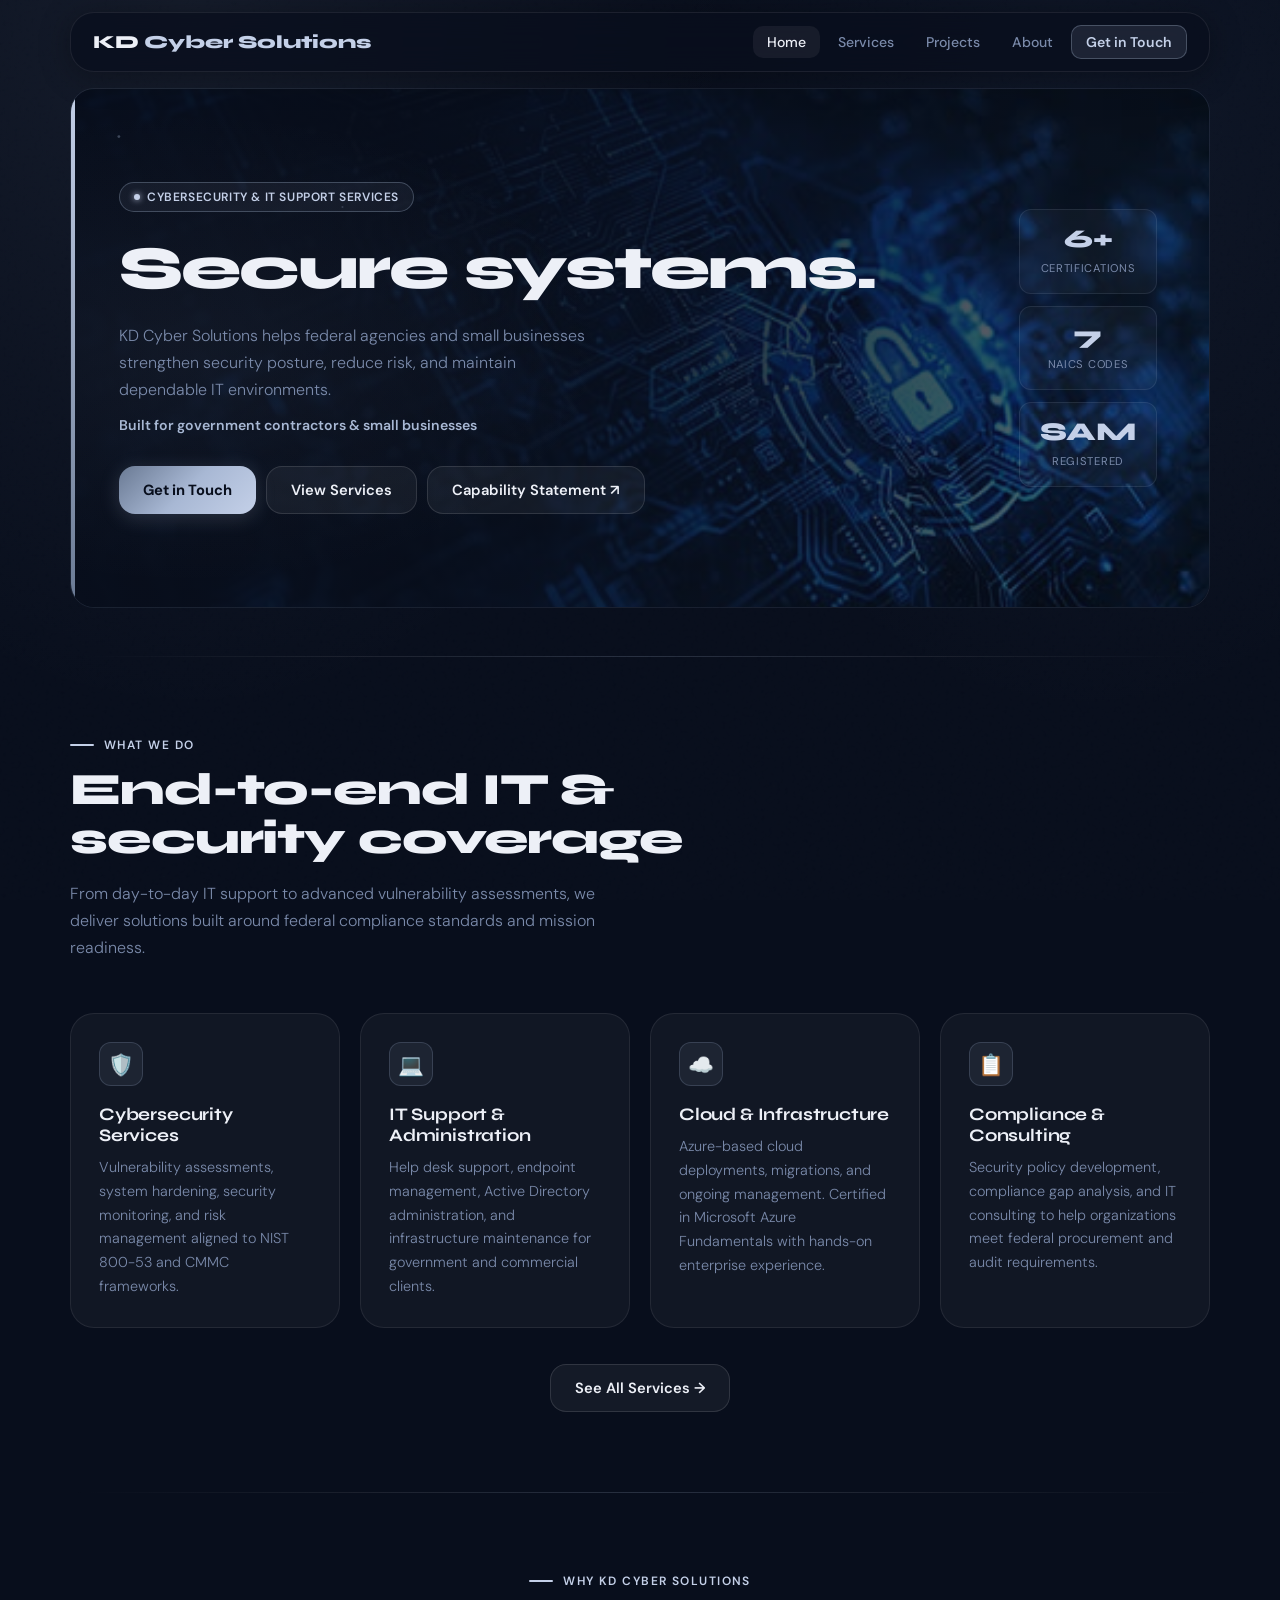
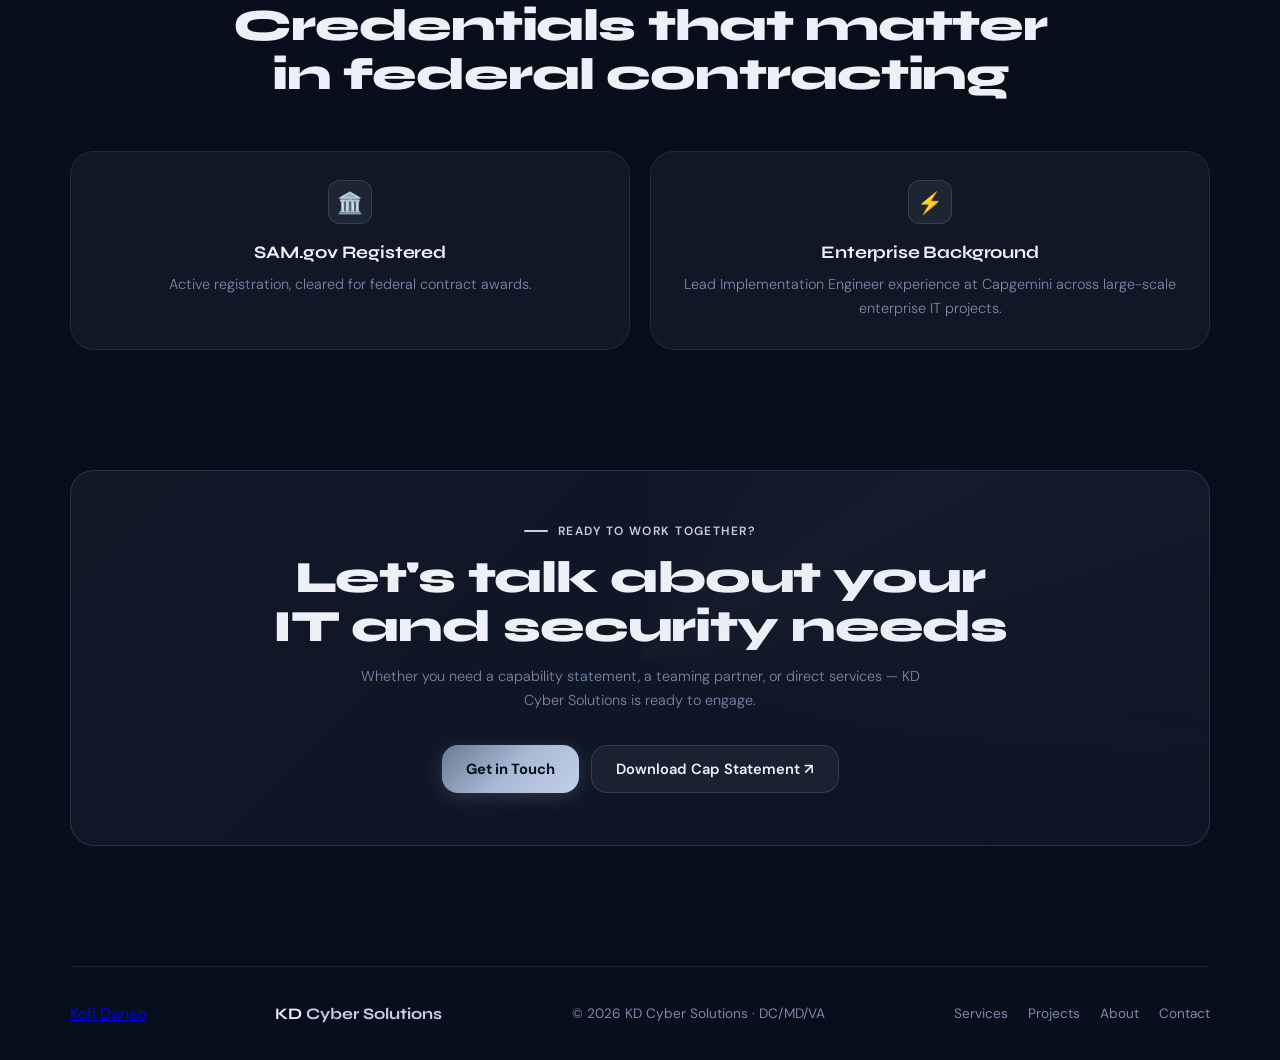
<file: index.html>
<!DOCTYPE html>
<html lang="en">
<head>
  <meta charset="UTF-8" />
  <meta name="viewport" content="width=device-width, initial-scale=1.0"/>
  <title>KD Cyber Solutions — Federal IT & Cybersecurity</title>
  <meta name="description" content="KD Cyber Solutions provides federal IT support, cybersecurity, and system hardening services for government contractors and small businesses.">
  <link rel="stylesheet" href="styles.css">
</head>

<body>
<div class="container">

  <nav class="nav" id="main-nav">
    <div class="nav-inner">
      <a class="brand" href="index.html">KD <span>Cyber Solutions</span></a>
      <div class="nav-links">
        <a href="index.html" class="active">Home</a>
        <a href="services.html">Services</a>
        <a href="projects.html">Projects</a>
        <a href="about.html">About</a>
        <a href="contact.html" class="nav-cta">Get in Touch</a>
      </div>
    </div>
  </nav>

  <section class="hero">
    <div class="hero-accent-bar"></div>
    <div class="hero-bg"></div>
    <div class="hero-overlay"></div>
    <canvas id="particle-canvas"></canvas>
    <div class="hero-body">
      <div class="hero-text">
        <div class="badge">Cybersecurity &amp; IT Support Services</div>
        <h1 id="typed-heading">&nbsp;</h1>
        <p class="hero-sub">KD Cyber Solutions helps federal agencies and small businesses strengthen security posture, reduce risk, and maintain dependable IT environments.</p>
        <p class="hero-tagline">Built for government contractors &amp; small businesses</p>
        <div class="hero-actions">
          <a class="btn btn-primary" href="contact.html">Get in Touch</a>
          <a class="btn btn-secondary" href="services.html">View Services</a>
          <a class="btn btn-secondary" href="KD_Cyber_Solutions_Capability_Statement01.pdf" target="_blank">Capability Statement ↗</a>
        </div>
      </div>
      <div class="hero-stats-panel">
        <div class="hero-stat">
          <span class="hero-stat-number" data-target="6" data-suffix="+">0+</span>
          <span class="hero-stat-label">Certifications</span>
        </div>
        <div class="hero-stat">
          <span class="hero-stat-number" data-target="7" data-suffix="">0</span>
          <span class="hero-stat-label">NAICS Codes</span>
        </div>
        <div class="hero-stat">
          <span class="hero-stat-number">SAM</span>
          <span class="hero-stat-label">Registered</span>
        </div>
      </div>
    </div>
  </section>

  <div class="divider" style="margin-top:48px;"></div>

  <section class="section">
    <div class="section-header reveal">
      <div class="section-label">What We Do</div>
      <h2 class="section-title">End-to-end IT &amp;<br>security coverage</h2>
      <p class="section-desc">From day-to-day IT support to advanced vulnerability assessments, we deliver solutions built around federal compliance standards and mission readiness.</p>
    </div>
    <div class="grid grid-2">
      <div class="card reveal reveal-delay-1">
        <div class="card-icon">🛡️</div>
        <h3>Cybersecurity Services</h3>
        <p>Vulnerability assessments, system hardening, security monitoring, and risk management aligned to NIST 800-53 and CMMC frameworks.</p>
      </div>
      <div class="card reveal reveal-delay-2">
        <div class="card-icon">💻</div>
        <h3>IT Support &amp; Administration</h3>
        <p>Help desk support, endpoint management, Active Directory administration, and infrastructure maintenance for government and commercial clients.</p>
      </div>
      <div class="card reveal reveal-delay-3">
        <div class="card-icon">☁️</div>
        <h3>Cloud &amp; Infrastructure</h3>
        <p>Azure-based cloud deployments, migrations, and ongoing management. Certified in Microsoft Azure Fundamentals with hands-on enterprise experience.</p>
      </div>
      <div class="card reveal reveal-delay-4">
        <div class="card-icon">📋</div>
        <h3>Compliance &amp; Consulting</h3>
        <p>Security policy development, compliance gap analysis, and IT consulting to help organizations meet federal procurement and audit requirements.</p>
      </div>
    </div>
    <div style="text-align:center; margin-top:36px;" class="reveal">
      <a class="btn btn-secondary" href="services.html">See All Services →</a>
    </div>
  </section>

  <div class="divider"></div>

  <section class="section">
    <div class="section-header center reveal">
      <div class="section-label" style="justify-content:center;">Why KD Cyber Solutions</div>
      <h2 class="section-title">Credentials that matter<br>in federal contracting</h2>
    </div>
    <div class="grid grid-2">
      <div class="card reveal reveal-delay-1" style="text-align:center;">
        <div class="card-icon" style="margin:0 auto 18px;">🏛️</div>
        <h3>SAM.gov Registered</h3>
        <p>Active registration, cleared for federal contract awards.</p>
      </div>
      <div class="card reveal reveal-delay-2" style="text-align:center;">
        <div class="card-icon" style="margin:0 auto 18px;">⚡</div>
        <h3>Enterprise Background</h3>
        <p>Lead Implementation Engineer experience at Capgemini across large-scale enterprise IT projects.</p>
      </div>
    </div>
  </section>

  <section style="padding: 40px 0 80px; text-align:center;" class="reveal">
    <div class="card cta-card" style="padding: 52px 36px; background: linear-gradient(135deg, rgba(168,184,212,0.06), rgba(100,130,180,0.06)); border-color: rgba(168,184,212,0.18);">
      <div class="section-label" style="margin-bottom:14px; justify-content:center;">Ready to work together?</div>
      <h2 class="section-title" style="margin-bottom:14px;">Let's talk about your<br>IT and security needs</h2>
      <p class="section-desc" style="margin: 0 auto 32px;">Whether you need a capability statement, a teaming partner, or direct services — KD Cyber Solutions is ready to engage.</p>
      <div style="display:flex; gap:12px; justify-content:center; flex-wrap:wrap;">
        <a class="btn btn-primary" href="contact.html">Get in Touch</a>
        <a class="btn btn-secondary" href="KD_Cyber_Solutions_Capability_Statement01.pdf" target="_blank">Download Cap Statement ↗</a>
      </div>
    </div>
  </section>

  <footer class="footer">
    <script src="https://platform.linkedin.com/badges/js/profile.js" async defer type="text/javascript"></script>
    <div class="badge-base LI-profile-badge" data-locale="en_US" data-size="medium" data-theme="dark" data-type="VERTICAL" data-vanity="kofi-danso-a6629a1b4" data-version="v1"><a class="badge-base__link LI-simple-link" href="https://www.linkedin.com/in/kofi-danso-a6629a1b4?trk=profile-badge">Kofi Danso</a></div>
    <div class="footer-brand">KD <span>Cyber Solutions</span></div>
    <div class="footer-copy">© 2026 KD Cyber Solutions · DC/MD/VA</div>
    <div class="footer-links">
      <a href="services.html">Services</a>
      <a href="projects.html">Projects</a>
      <a href="about.html">About</a>
      <a href="contact.html">Contact</a>
    </div>
  </footer>

</div>

<script>
// ── 1. Typing — types both lines cleanly, no cursor after ──
(function() {
  const heading = document.getElementById('typed-heading');
  const line1 = 'Secure systems.';
  const line2 = 'Reliable operations.';
  let text = '';
  let phase = 0; // 0=typing line1, 1=pause, 2=typing line2, 3=done
  let charIdx = 0;

  function tick() {
    if (phase === 0) {
      // Type line 1
      text = line1.slice(0, ++charIdx);
      heading.textContent = text;
      if (charIdx < line1.length) {
        setTimeout(tick, 75);
      } else {
        phase = 1;
        setTimeout(tick, 600);
      }
    } else if (phase === 1) {
      // Start line 2 on new line
      charIdx = 0;
      phase = 2;
      tick();
    } else if (phase === 2) {
      // Type line 2
      const partial = line2.slice(0, ++charIdx);
      heading.innerHTML = line1 + '<br>' + partial;
      if (charIdx < line2.length) {
        setTimeout(tick, 75);
      } else {
        phase = 3; // done — no cursor
      }
    }
  }

  setTimeout(tick, 400);
})();

// ── 2. Particles ──
(function() {
  const canvas = document.getElementById('particle-canvas');
  const ctx = canvas.getContext('2d');
  let particles = [], W, H;

  function resize() {
    W = canvas.width  = canvas.offsetWidth;
    H = canvas.height = canvas.offsetHeight;
  }
  resize();
  window.addEventListener('resize', () => { resize(); init(); });

  function init() {
    particles = [];
    const count = Math.floor((W * H) / 18000);
    for (let i = 0; i < count; i++) {
      particles.push({
        x: Math.random() * W, y: Math.random() * H,
        r: Math.random() * 1.2 + 0.3,
        vx: (Math.random() - 0.5) * 0.28,
        vy: (Math.random() - 0.5) * 0.28,
        alpha: Math.random() * 0.4 + 0.1
      });
    }
  }
  init();

  function draw() {
    ctx.clearRect(0, 0, W, H);
    for (let i = 0; i < particles.length; i++) {
      for (let j = i + 1; j < particles.length; j++) {
        const dx = particles[i].x - particles[j].x;
        const dy = particles[i].y - particles[j].y;
        const d = Math.sqrt(dx*dx + dy*dy);
        if (d < 110) {
          ctx.beginPath();
          ctx.strokeStyle = `rgba(168,184,212,${0.08 * (1 - d/110)})`;
          ctx.lineWidth = 0.5;
          ctx.moveTo(particles[i].x, particles[i].y);
          ctx.lineTo(particles[j].x, particles[j].y);
          ctx.stroke();
        }
      }
    }
    particles.forEach(p => {
      ctx.beginPath();
      ctx.arc(p.x, p.y, p.r, 0, Math.PI * 2);
      ctx.fillStyle = `rgba(168,184,212,${p.alpha})`;
      ctx.fill();
      p.x += p.vx; p.y += p.vy;
      if (p.x < 0 || p.x > W) p.vx *= -1;
      if (p.y < 0 || p.y > H) p.vy *= -1;
    });
    requestAnimationFrame(draw);
  }
  draw();
})();

// ── 3. Scroll reveal ──
(function() {
  const obs = new IntersectionObserver((entries) => {
    entries.forEach(e => {
      if (e.isIntersecting) { e.target.classList.add('visible'); obs.unobserve(e.target); }
    });
  }, { threshold: 0.12 });
  document.querySelectorAll('.reveal').forEach(el => obs.observe(el));
})();

// ── 4. Hero stat counter ──
(function() {
  document.querySelectorAll('.hero-stat-number[data-target]').forEach(el => {
    const target = +el.dataset.target;
    const suffix = el.dataset.suffix || '';
    let count = 0;
    const interval = setInterval(() => {
      count = Math.min(count + Math.ceil(target / 30), target);
      el.textContent = count + suffix;
      if (count >= target) clearInterval(interval);
    }, 50);
  });
})();

// ── 5. Nav sticky ──
(function() {
  const nav = document.getElementById('main-nav');
  window.addEventListener('scroll', () => {
    nav.classList.toggle('scrolled', window.scrollY > 40);
  });
})();

// ── 6. Card mouse glow ──
(function() {
  document.querySelectorAll('.card').forEach(card => {
    card.addEventListener('mousemove', e => {
      const r = card.getBoundingClientRect();
      card.style.setProperty('--mx', ((e.clientX - r.left) / r.width * 100).toFixed(1) + '%');
      card.style.setProperty('--my', ((e.clientY - r.top) / r.height * 100).toFixed(1) + '%');
    });
  });
})();
</script>
</body>
</html>
</file>
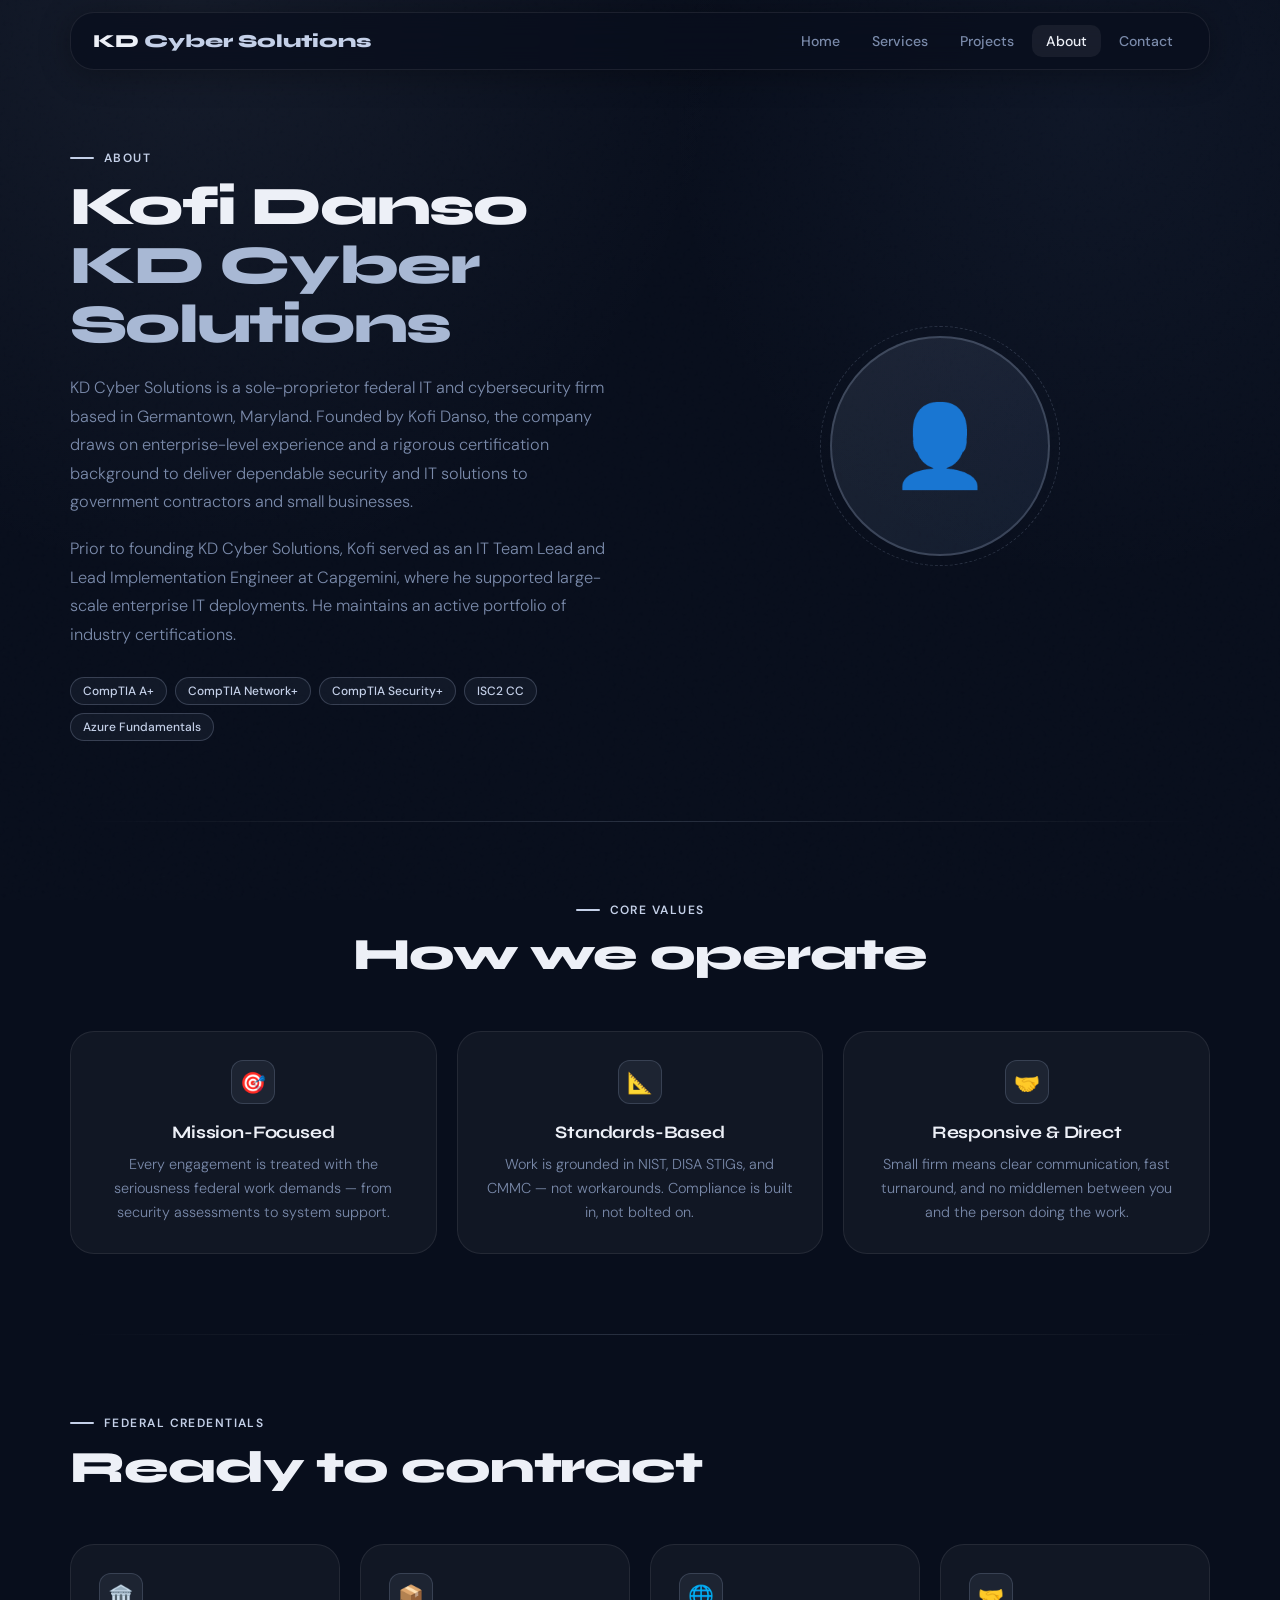
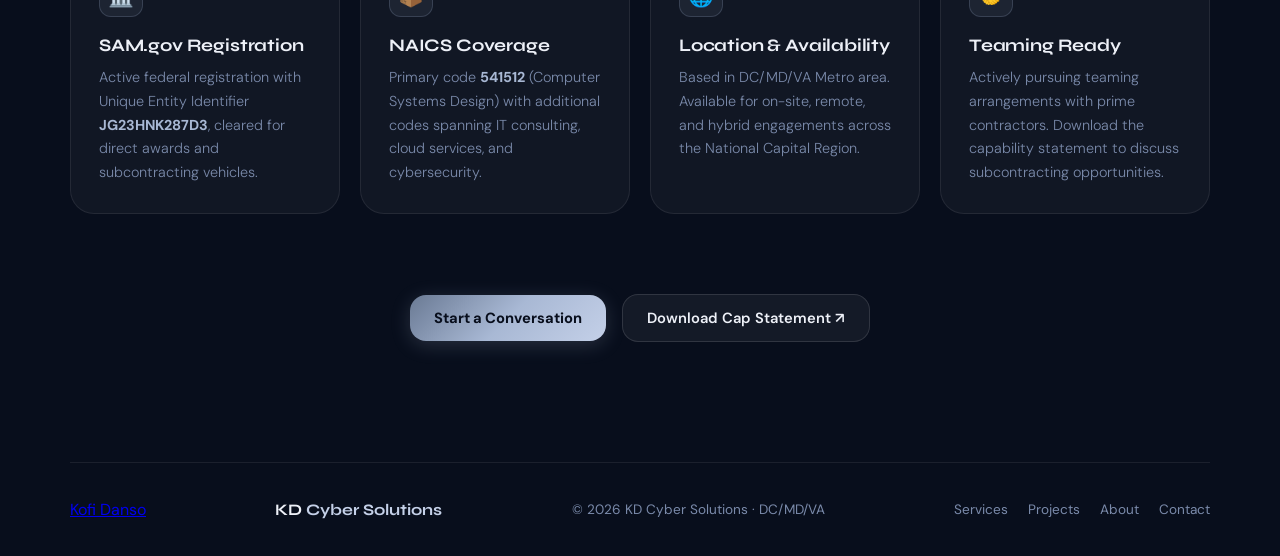
<file: about.html>
<!DOCTYPE html>
<html lang="en">
<head>
  <meta charset="UTF-8" />
  <meta name="viewport" content="width=device-width, initial-scale=1.0"/>
  <title>About — KD Cyber Solutions</title>
  <meta name="description" content="Learn about Kofi Danso and KD Cyber Solutions — federal IT and cybersecurity services based in Germantown, MD.">
  <link rel="stylesheet" href="styles.css">
</head>

<body>
<div class="container">

  <nav class="nav">
    <div class="nav-inner">
      <a class="brand" href="index.html">KD <span>Cyber Solutions</span></a>
      <div class="nav-links">
        <a href="index.html">Home</a>
        <a href="services.html">Services</a>
        <a href="projects.html">Projects</a>
        <a href="about.html" class="active">About</a>
        <a href="contact.html">Contact</a>
      </div>
    </div>
  </nav>

  <!-- About Hero -->
  <div class="about-hero">
    <div class="about-text">
      <div class="section-label">About</div>
      <h1 style="font-family:'Syne',sans-serif; font-size:clamp(2.2rem,5vw,3.4rem); font-weight:800; letter-spacing:-0.03em; line-height:1.08; margin-bottom:20px;">
        Kofi Danso<br><span style="color:var(--accent);">KD Cyber Solutions</span>
      </h1>
      <p style="color:var(--muted); line-height:1.75; font-weight:300; font-size:1.02rem; margin-bottom:18px;">
        KD Cyber Solutions is a sole-proprietor federal IT and cybersecurity firm based in
        Germantown, Maryland. Founded by Kofi Danso, the company draws on enterprise-level
        experience and a rigorous certification background to deliver dependable security and
        IT solutions to government contractors and small businesses.
      </p>
      <p style="color:var(--muted); line-height:1.75; font-weight:300; font-size:1.02rem; margin-bottom:28px;">
        Prior to founding KD Cyber Solutions, Kofi served as an IT Team Lead and Lead Implementation Engineer
        at Capgemini, where he supported large-scale enterprise IT deployments. He maintains an active portfolio of industry certifications.
      </p>

      <div class="cert-chips">
        <span class="cert-chip">CompTIA A+</span>
        <span class="cert-chip">CompTIA Network+</span>
        <span class="cert-chip">CompTIA Security+</span>
        <span class="cert-chip">ISC2 CC</span>
        <span class="cert-chip">Azure Fundamentals</span>
      </div>
    </div>

    <div class="about-visual">
      <div class="about-avatar">👤</div>
    </div>
  </div>

  <div class="divider"></div>

  <!-- Values -->
  <section class="section">
    <div class="section-header center">
      <div class="section-label">Core Values</div>
      <h2 class="section-title">How we operate</h2>
    </div>

    <div class="grid grid-3">
      <div class="card" style="text-align:center;">
        <div class="card-icon" style="margin:0 auto 18px;">🎯</div>
        <h3>Mission-Focused</h3>
        <p>Every engagement is treated with the seriousness federal work demands — from security assessments to system support.</p>
      </div>
      <div class="card" style="text-align:center;">
        <div class="card-icon" style="margin:0 auto 18px;">📐</div>
        <h3>Standards-Based</h3>
        <p>Work is grounded in NIST, DISA STIGs, and CMMC — not workarounds. Compliance is built in, not bolted on.</p>
      </div>
      <div class="card" style="text-align:center;">
        <div class="card-icon" style="margin:0 auto 18px;">🤝</div>
        <h3>Responsive &amp; Direct</h3>
        <p>Small firm means clear communication, fast turnaround, and no middlemen between you and the person doing the work.</p>
      </div>
    </div>
  </section>

  <div class="divider"></div>

  <!-- Federal Registration -->
  <section class="section">
    <div class="section-header">
      <div class="section-label">Federal Credentials</div>
      <h2 class="section-title">Ready to contract</h2>
    </div>

    <div class="grid grid-2">
      <div class="card">
        <div class="card-icon">🏛️</div>
        <h3>SAM.gov Registration</h3>
        <p>Active federal registration with Unique Entity Identifier <strong style="color:var(--accent);">JG23HNK287D3</strong>, cleared for direct awards and subcontracting vehicles.</p>
      </div>
      <div class="card">
        <div class="card-icon">📦</div>
        <h3>NAICS Coverage</h3>
        <p>Primary code <strong style="color:var(--accent);">541512</strong> (Computer Systems Design) with additional codes spanning IT consulting, cloud services, and cybersecurity.</p>
      </div>
      <div class="card">
        <div class="card-icon">🌐</div>
        <h3>Location &amp; Availability</h3>
        <p>Based in DC/MD/VA Metro area. Available for on-site, remote, and hybrid engagements across the National Capital Region.</p>
      </div>
      <div class="card">
        <div class="card-icon">🤝</div>
        <h3>Teaming Ready</h3>
        <p>Actively pursuing teaming arrangements with prime contractors. Download the capability statement to discuss subcontracting opportunities.</p>
      </div>
    </div>
  </section>

  <!-- CTA -->
  <section style="padding: 0 0 80px; text-align:center;">
    <a class="btn btn-primary" href="contact.html">Start a Conversation</a>
    &nbsp;&nbsp;
    <a class="btn btn-secondary" href="KD_Cyber_Solutions_Capability_Statement01.pdf" target="_blank">Download Cap Statement ↗</a>
  </section>

  <footer class="footer">

    <div class="badge-base LI-profile-badge" data-locale="en_US" data-size="medium" data-theme="dark" data-type="VERTICAL" data-vanity="kofi-danso-a6629a1b4" data-version="v1"><a class="badge-base__link LI-simple-link" href="https://www.linkedin.com/in/kofi-danso-a6629a1b4?trk=profile-badge">Kofi Danso</a></div>
    <div class="footer-brand">KD <span>Cyber Solutions</span></div>
    <div class="footer-copy">© 2026 KD Cyber Solutions · DC/MD/VA</div>
    <div class="footer-links">
      <a href="services.html">Services</a>
      <a href="projects.html">Projects</a>
      <a href="about.html">About</a>
      <a href="contact.html">Contact</a>
    </div>
  </footer>

</div>
</body>
</html>
</file>
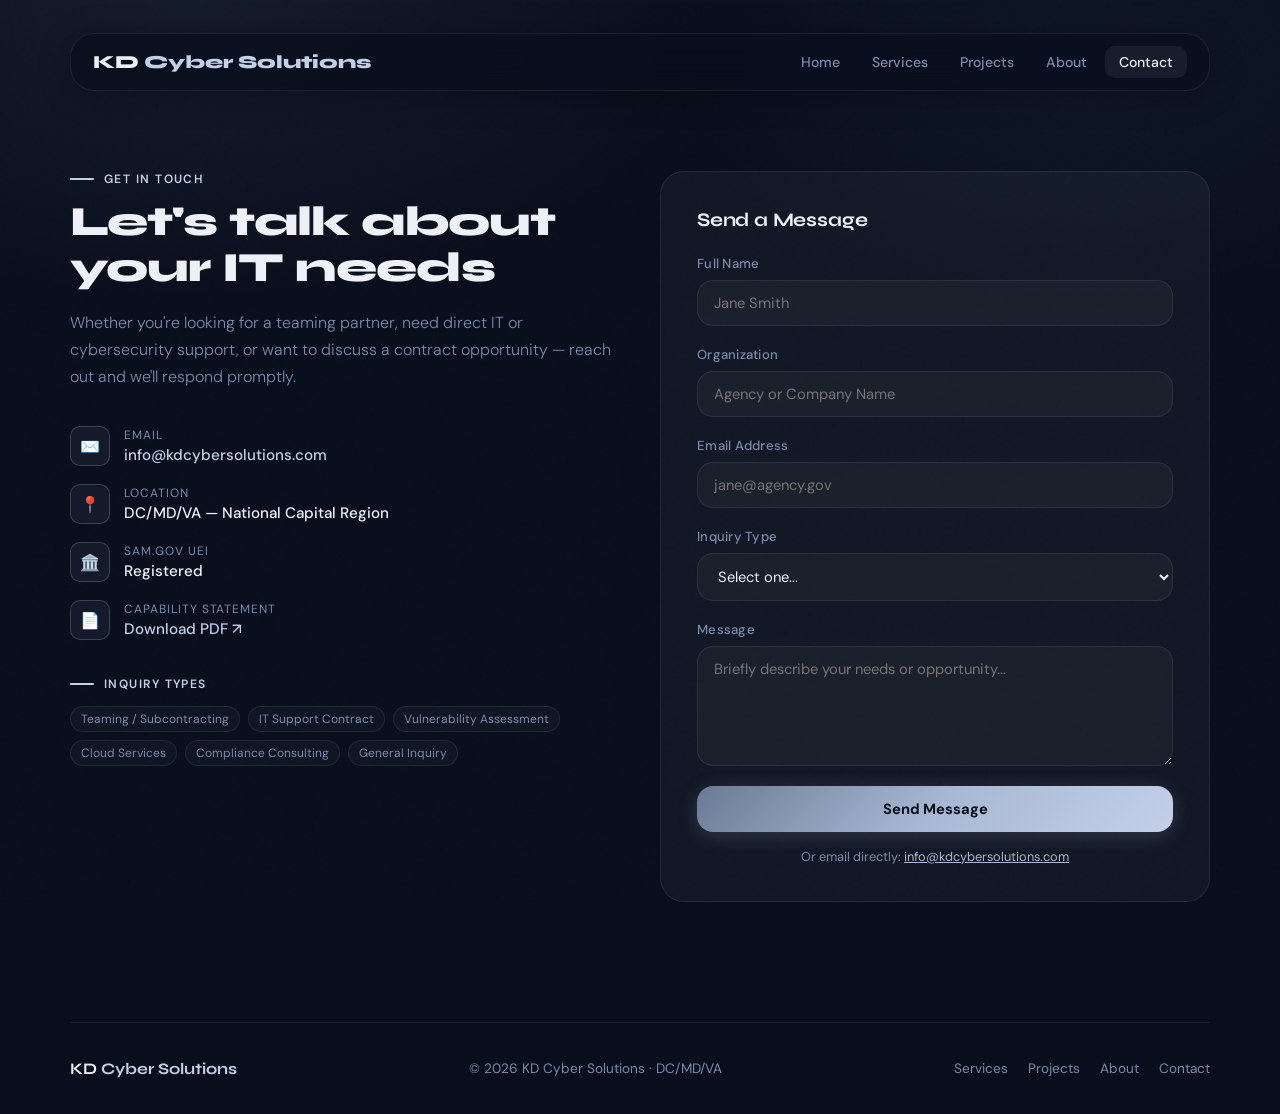
<file: contact.html>
<!DOCTYPE html>
<html lang="en">
<head>
  <meta charset="UTF-8" />
  <meta name="viewport" content="width=device-width, initial-scale=1.0"/>
  <title>Contact — KD Cyber Solutions</title>
  <meta name="description" content="Contact KD Cyber Solutions for federal IT support, cybersecurity services, and teaming opportunities.">
  <link rel="stylesheet" href="styles.css">
</head>

<body>
<div class="container">

  <nav class="nav">
    <div class="nav-inner">
      <a class="brand" href="index.html">KD <span>Cyber Solutions</span></a>
      <div class="nav-links">
        <a href="index.html">Home</a>
        <a href="services.html">Services</a>
        <a href="projects.html">Projects</a>
        <a href="about.html">About</a>
        <a href="contact.html" class="active">Contact</a>
      </div>
    </div>
  </nav>

  <div class="contact-grid">

    <!-- Left: Info -->
    <div class="contact-info">
      <div class="section-label">Get in Touch</div>
      <h2>Let's talk about<br>your IT needs</h2>
      <p>
        Whether you're looking for a teaming partner, need direct IT or cybersecurity support,
        or want to discuss a contract opportunity — reach out and we'll respond promptly.
      </p>

      <div class="contact-item">
        <div class="contact-item-icon">✉️</div>
        <div class="contact-item-body">
          <div class="contact-item-label">Email</div>
          <div class="contact-item-value">
            <a href="mailto:info@kdcybersolutions.com">info@kdcybersolutions.com</a>
          </div>
        </div>
      </div>

      <div class="contact-item">
        <div class="contact-item-icon">📍</div>
        <div class="contact-item-body">
          <div class="contact-item-label">Location</div>
          <div class="contact-item-value">DC/MD/VA — National Capital Region</div>
        </div>
      </div>

      <div class="contact-item">
        <div class="contact-item-icon">🏛️</div>
        <div class="contact-item-body">
          <div class="contact-item-label">SAM.gov UEI</div>
          <div class="contact-item-value">Registered</div>
        </div>
      </div>

      <div class="contact-item">
        <div class="contact-item-icon">📄</div>
        <div class="contact-item-body">
          <div class="contact-item-label">Capability Statement</div>
          <div class="contact-item-value">
            <a href="KD_Cyber_Solutions_Capability_Statement01.pdf" target="_blank">Download PDF ↗</a>
          </div>
        </div>
      </div>

      <div style="margin-top: 36px;">
        <div class="section-label" style="margin-bottom:14px;">Inquiry Types</div>
        <div class="tag-list">
          <span class="tag">Teaming / Subcontracting</span>
          <span class="tag">IT Support Contract</span>
          <span class="tag">Vulnerability Assessment</span>
          <span class="tag">Cloud Services</span>
          <span class="tag">Compliance Consulting</span>
          <span class="tag">General Inquiry</span>
        </div>
      </div>
    </div>

    <!-- Right: Form -->
    <div class="contact-form">
      <h3 style="font-family:'Syne',sans-serif; font-weight:700; font-size:1.2rem; margin-bottom:24px; letter-spacing:-0.01em;">Send a Message</h3>

      <form action="https://formspree.io/f/xaqlyyjb" method="POST">

        <div class="form-group">
          <label for="name">Full Name</label>
          <input type="text" id="name" name="name" placeholder="Jane Smith" required />
        </div>

        <div class="form-group">
          <label for="org">Organization</label>
          <input type="text" id="org" name="organization" placeholder="Agency or Company Name" />
        </div>

        <div class="form-group">
          <label for="email">Email Address</label>
          <input type="email" id="email" name="email" placeholder="jane@agency.gov" required />
        </div>

        <div class="form-group">
          <label for="type">Inquiry Type</label>
          <select id="type" name="inquiry_type">
            <option value="">Select one...</option>
            <option>Teaming / Subcontracting</option>
            <option>IT Support Contract</option>
            <option>Vulnerability Assessment</option>
            <option>Cloud Services</option>
            <option>Compliance Consulting</option>
            <option>General Inquiry</option>
          </select>
        </div>

        <div class="form-group">
          <label for="message">Message</label>
          <textarea id="message" name="message" placeholder="Briefly describe your needs or opportunity..." required></textarea>
        </div>

        <button type="submit" class="btn btn-primary" style="width:100%; justify-content:center;">
          Send Message
        </button>

      </form>

      <p style="color:var(--muted); font-size:0.8rem; text-align:center; margin-top:16px;">
        Or email directly: <a href="mailto:info@kdcybersolutions.com" style="color:var(--accent);">info@kdcybersolutions.com</a>
      </p>
    </div>

  </div>

  <footer class="footer">
    <script src="https://platform.linkedin.com/badges/js/profile.js" async defer type="text/javascript"></script>
    <div class="footer-brand">KD <span>Cyber Solutions</span></div>
    <div class="footer-copy">© 2026 KD Cyber Solutions · DC/MD/VA</div>
    <div class="footer-links">
      <a href="services.html">Services</a>
      <a href="projects.html">Projects</a>
      <a href="about.html">About</a>
      <a href="contact.html">Contact</a>
    </div>
  </footer>

</div>
</body>
</html>
</file>
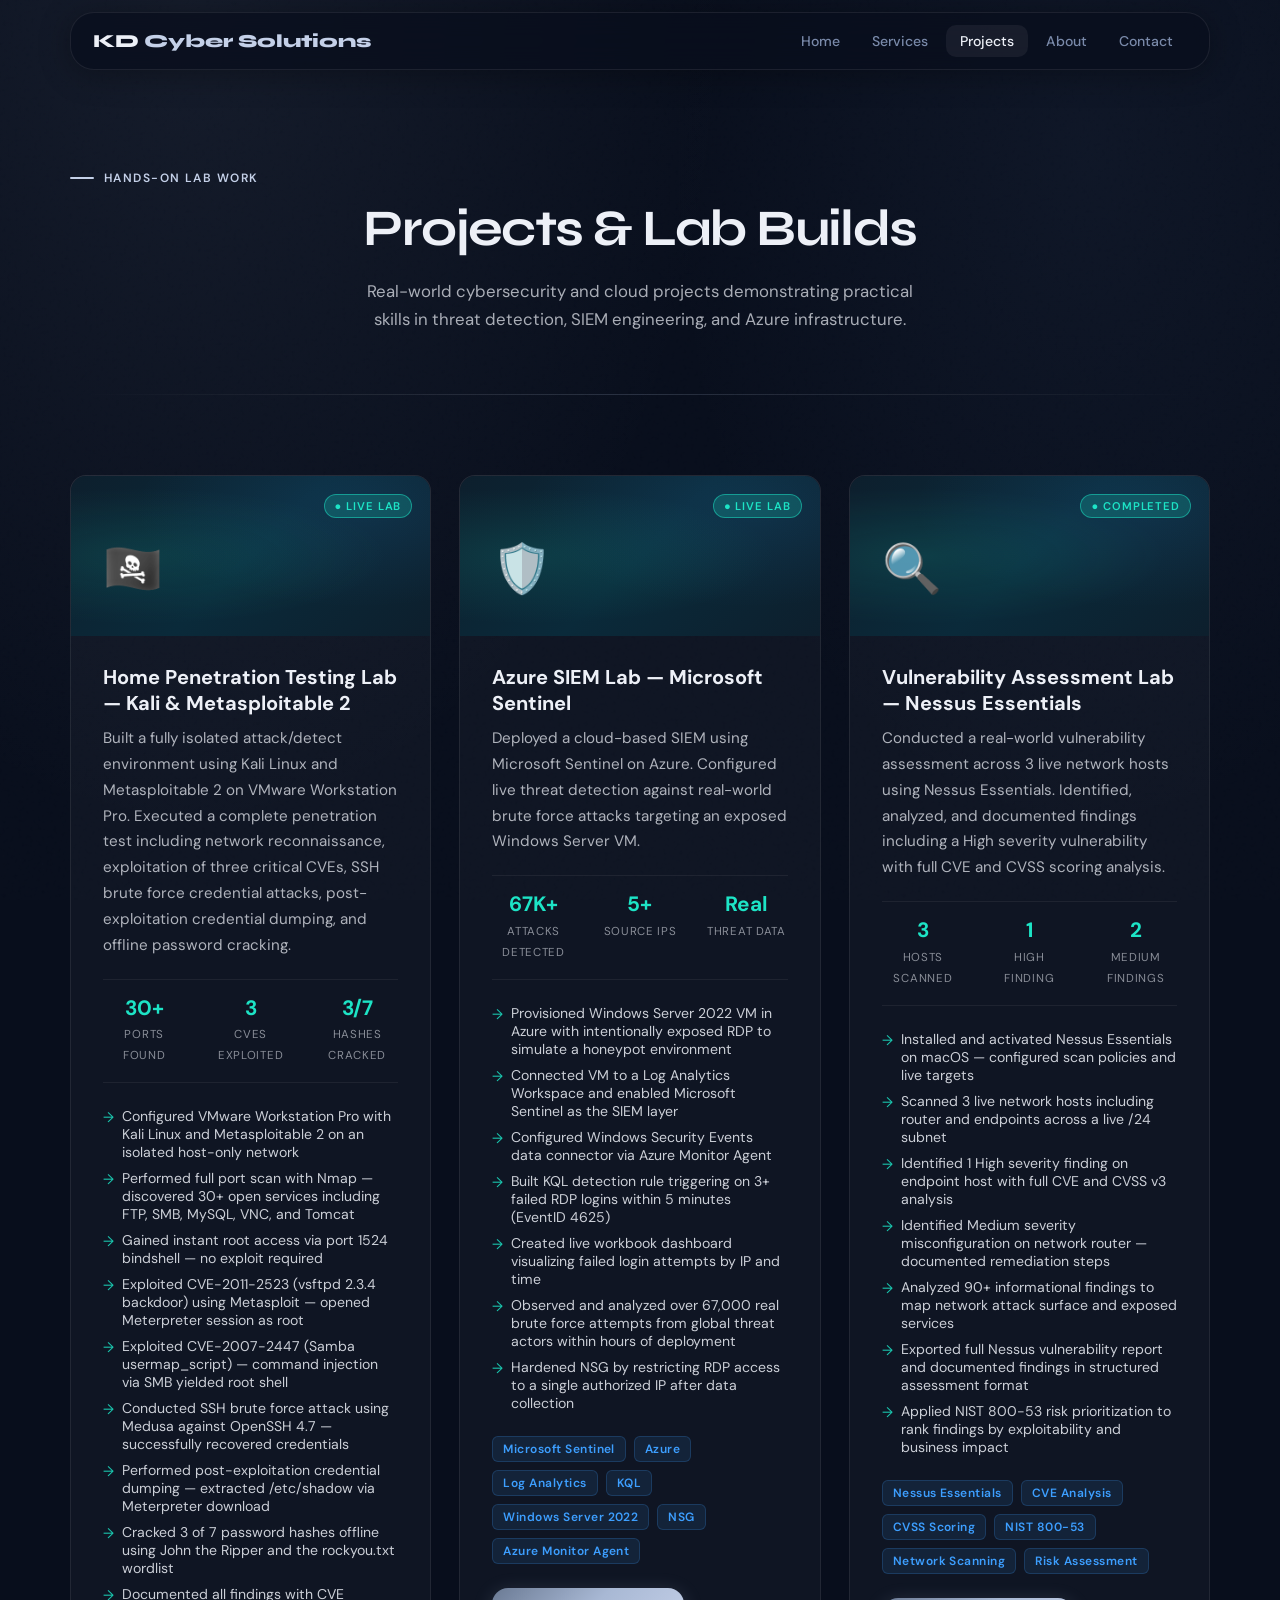
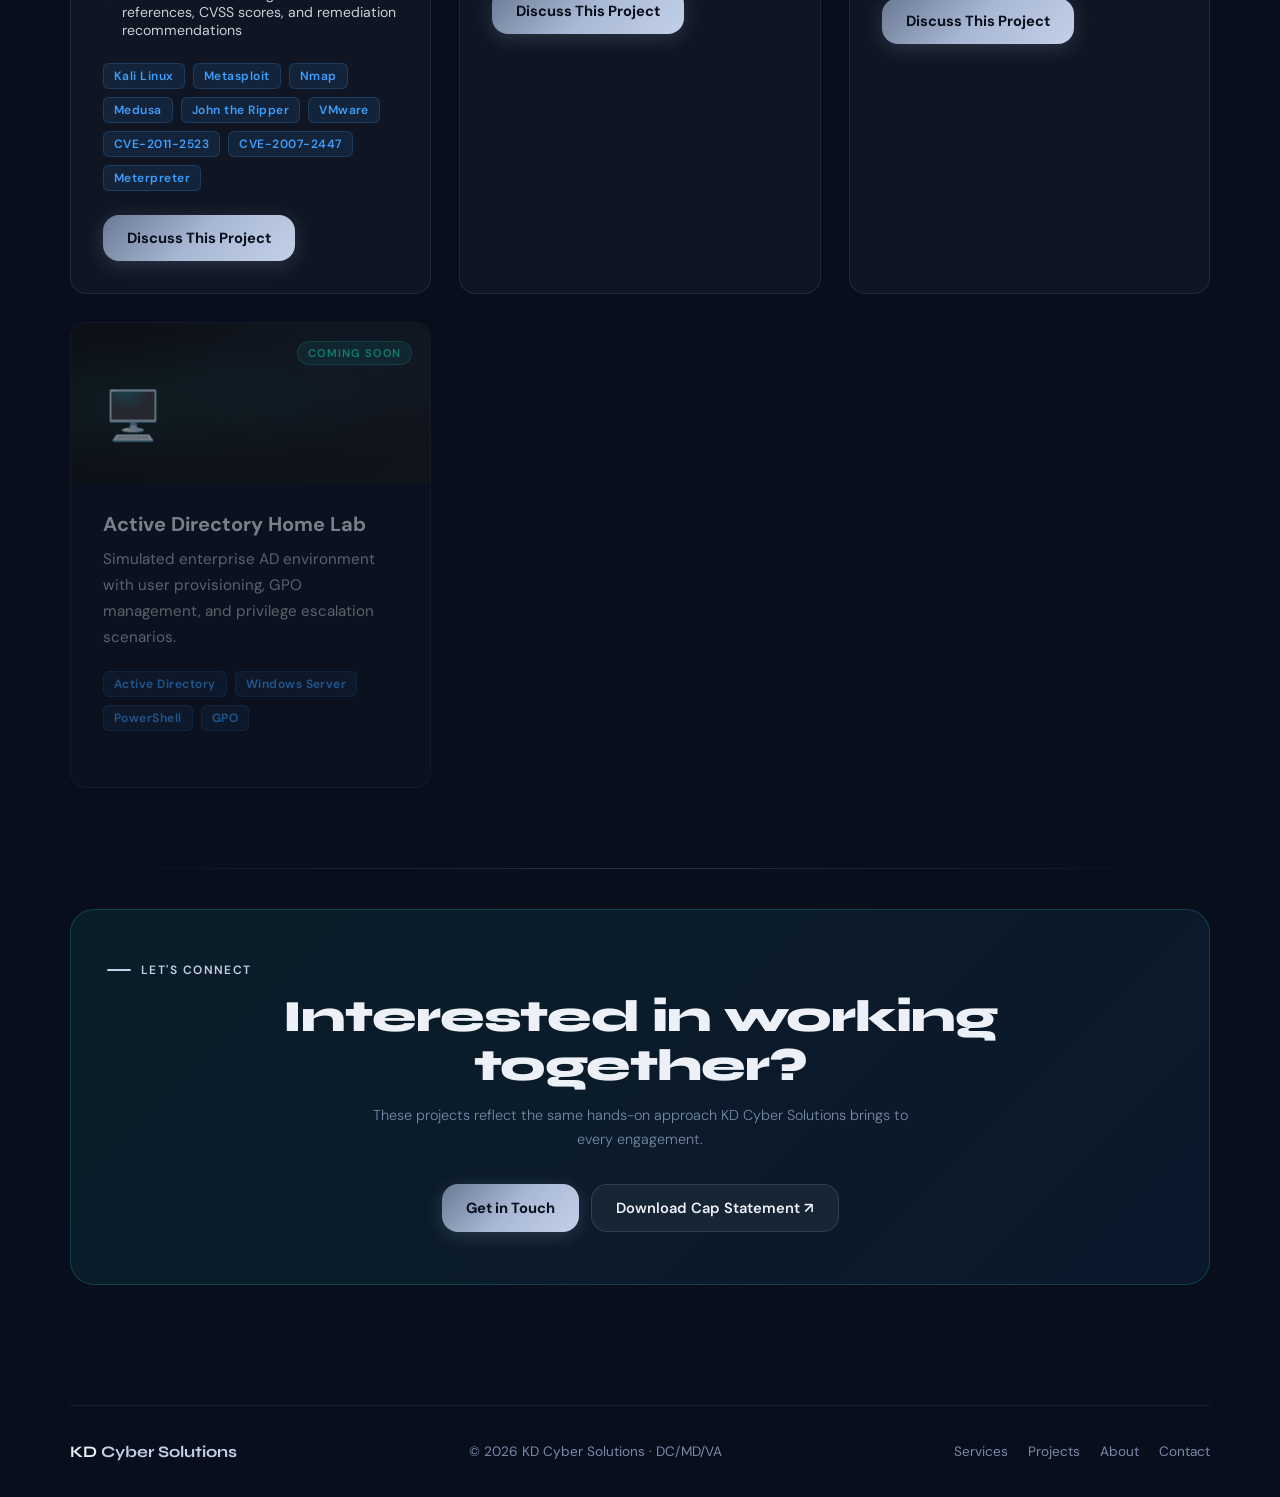
<file: projects.html>
<!DOCTYPE html>
<html lang="en">
<head>
  <meta charset="UTF-8" />
  <meta name="viewport" content="width=device-width, initial-scale=1.0"/>
  <title>Projects — KD Cyber Solutions</title>
  <meta name="description" content="Hands-on cybersecurity and cloud projects by KD Cyber Solutions, including Azure SIEM lab builds using Microsoft Sentinel.">
  <link rel="stylesheet" href="styles.css">
  <style>
    .page-hero {
      padding: 100px 0 60px;
      text-align: center;
    }
    .page-hero .section-label { margin-bottom: 14px; }
    .page-hero h1 {
      font-size: clamp(2rem, 5vw, 3.2rem);
      font-weight: 700;
      line-height: 1.15;
      margin-bottom: 18px;
    }
    .page-hero p {
      max-width: 560px;
      margin: 0 auto;
      opacity: 0.7;
      font-size: 1.05rem;
      line-height: 1.7;
    }
    .project-card {
      background: var(--card-bg, rgba(255,255,255,0.03));
      border: 1px solid var(--card-border, rgba(255,255,255,0.08));
      border-radius: 16px;
      overflow: hidden;
      transition: transform 0.2s ease, border-color 0.2s ease;
    }
    .project-card:hover {
      transform: translateY(-4px);
      border-color: rgba(29,228,198,0.35);
    }
    .project-banner {
      background: linear-gradient(135deg, #0d1f2d 0%, #0a2a3a 50%, #0d1f2d 100%);
      padding: 36px 32px;
      position: relative;
      overflow: hidden;
      min-height: 160px;
      display: flex;
      align-items: flex-end;
    }
    .project-banner::before {
      content: '';
      position: absolute;
      inset: 0;
      background:
        radial-gradient(ellipse at 20% 50%, rgba(29,228,198,0.12) 0%, transparent 60%),
        radial-gradient(ellipse at 80% 20%, rgba(61,159,255,0.10) 0%, transparent 55%);
    }
    .project-banner-icon { font-size: 3rem; position: relative; z-index: 1; }
    .project-banner-tag {
      position: absolute;
      top: 18px; right: 18px;
      background: rgba(29,228,198,0.15);
      border: 1px solid rgba(29,228,198,0.3);
      color: #1de4c6;
      font-size: 0.7rem; font-weight: 600;
      letter-spacing: 0.08em; text-transform: uppercase;
      padding: 4px 10px; border-radius: 20px;
    }
    .project-banner-tag.live {
      background: rgba(29,228,198,0.2);
      border-color: rgba(29,228,198,0.5);
      animation: pulse-tag 2.5s ease-in-out infinite;
    }
    @keyframes pulse-tag {
      0%, 100% { opacity: 1; }
      50% { opacity: 0.6; }
    }
    .project-body { padding: 28px 32px 32px; }
    .project-body h3 { font-size: 1.25rem; font-weight: 700; margin-bottom: 10px; }
    .project-body p { font-size: 0.95rem; line-height: 1.7; opacity: 0.72; margin-bottom: 20px; }
    .project-highlights {
      list-style: none; padding: 0; margin: 0 0 24px;
      display: flex; flex-direction: column; gap: 8px;
    }
    .project-highlights li {
      font-size: 0.88rem; display: flex; align-items: flex-start; gap: 8px; opacity: 0.85;
    }
    .project-highlights li::before { content: '→'; color: #1de4c6; flex-shrink: 0; margin-top: 1px; }
    .tech-tags { display: flex; flex-wrap: wrap; gap: 8px; margin-bottom: 24px; }
    .tech-tag {
      font-size: 0.75rem; font-weight: 600; letter-spacing: 0.04em;
      padding: 4px 10px; border-radius: 6px;
      background: rgba(61,159,255,0.1); border: 1px solid rgba(61,159,255,0.2); color: #3d9fff;
    }
    .project-stats {
      display: flex; gap: 24px; padding: 18px 0;
      border-top: 1px solid rgba(255,255,255,0.06);
      border-bottom: 1px solid rgba(255,255,255,0.06);
      margin-bottom: 24px;
    }
    .project-stat { text-align: center; flex: 1; }
    .project-stat-number {
      display: block; font-size: 1.3rem; font-weight: 700;
      color: #1de4c6; line-height: 1; margin-bottom: 4px;
    }
    .project-stat-label { font-size: 0.72rem; opacity: 0.55; text-transform: uppercase; letter-spacing: 0.06em; }
    .project-grid { display: grid; grid-template-columns: repeat(auto-fill, minmax(340px, 1fr)); gap: 28px; }
    .project-card.coming-soon { opacity: 0.5; pointer-events: none; }
    .project-card.coming-soon .project-banner { background: linear-gradient(135deg, #111 0%, #1a1a1a 100%); }
    @media (max-width: 600px) {
      .project-grid { grid-template-columns: 1fr; }
      .project-banner { padding: 28px 24px; }
      .project-body { padding: 22px 24px 26px; }
      .project-stats { gap: 12px; }
    }
  </style>
</head>

<body>
<div class="container">

  <nav class="nav">
    <div class="nav-inner">
      <a class="brand" href="index.html">KD <span>Cyber Solutions</span></a>
      <div class="nav-links">
        <a href="index.html">Home</a>
        <a href="services.html">Services</a>
        <a href="projects.html" class="active">Projects</a>
        <a href="about.html">About</a>
        <a href="contact.html">Contact</a>
      </div>
    </div>
  </nav>

  <section class="page-hero">
    <div class="section-label">Hands-On Lab Work</div>
    <h1>Projects &amp; Lab Builds</h1>
    <p>Real-world cybersecurity and cloud projects demonstrating practical skills in threat detection, SIEM engineering, and Azure infrastructure.</p>
  </section>

  <div class="divider"></div>

  <section class="section">
    <div class="project-grid">
      
        <!-- PenTest Lab — NOW LIVE -->
      <div class="project-card">
        <div class="project-banner">
          <div class="project-banner-tag live">● Live Lab</div>
          <div class="project-banner-icon">🏴‍☠️</div>
        </div>
        <div class="project-body">
          <h3>Home Penetration Testing Lab — Kali &amp; Metasploitable 2</h3>
          <p>Built a fully isolated attack/detect environment using Kali Linux and Metasploitable 2 on VMware Workstation Pro. Executed a complete penetration test including network reconnaissance, exploitation of three critical CVEs, SSH brute force credential attacks, post-exploitation credential dumping, and offline password cracking.</p>
          <div class="project-stats">
            <div class="project-stat">
              <span class="project-stat-number">30+</span>
              <span class="project-stat-label">Ports Found</span>
            </div>
            <div class="project-stat">
              <span class="project-stat-number">3</span>
              <span class="project-stat-label">CVEs Exploited</span>
            </div>
            <div class="project-stat">
              <span class="project-stat-number">3/7</span>
              <span class="project-stat-label">Hashes Cracked</span>
            </div>
          </div>
          <ul class="project-highlights">
            <li>Configured VMware Workstation Pro with Kali Linux and Metasploitable 2 on an isolated host-only network</li>
            <li>Performed full port scan with Nmap — discovered 30+ open services including FTP, SMB, MySQL, VNC, and Tomcat</li>
            <li>Gained instant root access via port 1524 bindshell — no exploit required</li>
            <li>Exploited CVE-2011-2523 (vsftpd 2.3.4 backdoor) using Metasploit — opened Meterpreter session as root</li>
            <li>Exploited CVE-2007-2447 (Samba usermap_script) — command injection via SMB yielded root shell</li>
            <li>Conducted SSH brute force attack using Medusa against OpenSSH 4.7 — successfully recovered credentials</li>
            <li>Performed post-exploitation credential dumping — extracted /etc/shadow via Meterpreter download</li>
            <li>Cracked 3 of 7 password hashes offline using John the Ripper and the rockyou.txt wordlist</li>
            <li>Documented all findings with CVE references, CVSS scores, and remediation recommendations</li>
          </ul>
          <div class="tech-tags">
            <span class="tech-tag">Kali Linux</span>
            <span class="tech-tag">Metasploit</span>
            <span class="tech-tag">Nmap</span>
            <span class="tech-tag">Medusa</span>
            <span class="tech-tag">John the Ripper</span>
            <span class="tech-tag">VMware</span>
            <span class="tech-tag">CVE-2011-2523</span>
            <span class="tech-tag">CVE-2007-2447</span>
            <span class="tech-tag">Meterpreter</span>
          </div>
          <div style="display:flex; gap:10px; flex-wrap:wrap;">
            <a class="btn btn-primary" href="contact.html">Discuss This Project</a>
          </div>
        </div>
      </div>

      
      <!-- SIEM Lab -->
      <div class="project-card">
        <div class="project-banner">
          <div class="project-banner-tag live">● Live Lab</div>
          <div class="project-banner-icon">🛡️</div>
        </div>
        <div class="project-body">
          <h3>Azure SIEM Lab — Microsoft Sentinel</h3>
          <p>Deployed a cloud-based SIEM using Microsoft Sentinel on Azure. Configured live threat detection against real-world brute force attacks targeting an exposed Windows Server VM.</p>
          <div class="project-stats">
            <div class="project-stat">
              <span class="project-stat-number">67K+</span>
              <span class="project-stat-label">Attacks Detected</span>
            </div>
            <div class="project-stat">
              <span class="project-stat-number">5+</span>
              <span class="project-stat-label">Source IPs</span>
            </div>
            <div class="project-stat">
              <span class="project-stat-number">Real</span>
              <span class="project-stat-label">Threat Data</span>
            </div>
          </div>
          <ul class="project-highlights">
            <li>Provisioned Windows Server 2022 VM in Azure with intentionally exposed RDP to simulate a honeypot environment</li>
            <li>Connected VM to a Log Analytics Workspace and enabled Microsoft Sentinel as the SIEM layer</li>
            <li>Configured Windows Security Events data connector via Azure Monitor Agent</li>
            <li>Built KQL detection rule triggering on 3+ failed RDP logins within 5 minutes (EventID 4625)</li>
            <li>Created live workbook dashboard visualizing failed login attempts by IP and time</li>
            <li>Observed and analyzed over 67,000 real brute force attempts from global threat actors within hours of deployment</li>
            <li>Hardened NSG by restricting RDP access to a single authorized IP after data collection</li>
          </ul>
          <div class="tech-tags">
            <span class="tech-tag">Microsoft Sentinel</span>
            <span class="tech-tag">Azure</span>
            <span class="tech-tag">Log Analytics</span>
            <span class="tech-tag">KQL</span>
            <span class="tech-tag">Windows Server 2022</span>
            <span class="tech-tag">NSG</span>
            <span class="tech-tag">Azure Monitor Agent</span>
          </div>
          <div style="display:flex; gap:10px; flex-wrap:wrap;">
           <a class="btn btn-primary" href="contact.html">Discuss This Project</a>
          </div>
        </div>
      </div>

      <!-- Vulnerability Assessment Lab -->
      <div class="project-card">
        <div class="project-banner">
          <div class="project-banner-tag live">● Completed</div>
          <div class="project-banner-icon">🔍</div>
        </div>
        <div class="project-body">
          <h3>Vulnerability Assessment Lab — Nessus Essentials</h3>
          <p>Conducted a real-world vulnerability assessment across 3 live network hosts using Nessus Essentials. Identified, analyzed, and documented findings including a High severity vulnerability with full CVE and CVSS scoring analysis.</p>
          <div class="project-stats">
            <div class="project-stat">
              <span class="project-stat-number">3</span>
              <span class="project-stat-label">Hosts Scanned</span>
            </div>
            <div class="project-stat">
              <span class="project-stat-number">1</span>
              <span class="project-stat-label">High Finding</span>
            </div>
            <div class="project-stat">
              <span class="project-stat-number">2</span>
              <span class="project-stat-label">Medium Findings</span>
            </div>
          </div>
          <ul class="project-highlights">
            <li>Installed and activated Nessus Essentials on macOS — configured scan policies and live targets</li>
            <li>Scanned 3 live network hosts including router and endpoints across a live /24 subnet</li>
            <li>Identified 1 High severity finding on endpoint host with full CVE and CVSS v3 analysis</li>
            <li>Identified Medium severity misconfiguration on network router — documented remediation steps</li>
            <li>Analyzed 90+ informational findings to map network attack surface and exposed services</li>
            <li>Exported full Nessus vulnerability report and documented findings in structured assessment format</li>
            <li>Applied NIST 800-53 risk prioritization to rank findings by exploitability and business impact</li>
          </ul>
          <div class="tech-tags">
            <span class="tech-tag">Nessus Essentials</span>
            <span class="tech-tag">CVE Analysis</span>
            <span class="tech-tag">CVSS Scoring</span>
            <span class="tech-tag">NIST 800-53</span>
            <span class="tech-tag">Network Scanning</span>
            <span class="tech-tag">Risk Assessment</span>
          </div>
          <div style="display:flex; gap:10px; flex-wrap:wrap;">
          <a class="btn btn-primary" href="contact.html">Discuss This Project</a>
          </div>
        </div>
      </div>
    
      <!-- Coming Soon — Active Directory -->
      <div class="project-card coming-soon">
        <div class="project-banner">
          <div class="project-banner-tag">Coming Soon</div>
          <div class="project-banner-icon">🖥️</div>
        </div>
        <div class="project-body">
          <h3>Active Directory Home Lab</h3>
          <p>Simulated enterprise AD environment with user provisioning, GPO management, and privilege escalation scenarios.</p>
          <div class="tech-tags">
            <span class="tech-tag">Active Directory</span>
            <span class="tech-tag">Windows Server</span>
            <span class="tech-tag">PowerShell</span>
            <span class="tech-tag">GPO</span>
          </div>
        </div>
      </div>

    </div>
  </section>

  <div class="divider"></div>

  <section style="padding: 40px 0 80px; text-align:center;">
    <div class="card" style="padding: 52px 36px; background: linear-gradient(135deg, rgba(29,228,198,0.07), rgba(61,159,255,0.07)); border-color: rgba(29,228,198,0.2);">
      <div class="section-label" style="margin-bottom:14px;">Let's Connect</div>
      <h2 class="section-title" style="margin-bottom:14px;">Interested in working<br>together?</h2>
      <p class="section-desc" style="margin: 0 auto 32px;">
        These projects reflect the same hands-on approach KD Cyber Solutions brings to every engagement.
      </p>
      <div style="display:flex; gap:12px; justify-content:center; flex-wrap:wrap;">
        <a class="btn btn-primary" href="contact.html">Get in Touch</a>
        <a class="btn btn-secondary" href="KD_Cyber_Solutions_Capability_Statement01.pdf" target="_blank">Download Cap Statement ↗</a>
      </div>
    </div>
  </section>

  <footer class="footer">
    <script src="https://platform.linkedin.com/badges/js/profile.js" async defer type="text/javascript"></script>
    <div class="footer-brand">KD <span>Cyber Solutions</span></div>
    <div class="footer-copy">© 2026 KD Cyber Solutions · DC/MD/VA</div>
    <div class="footer-links">
      <a href="services.html">Services</a>
      <a href="projects.html">Projects</a>
      <a href="about.html">About</a>
      <a href="contact.html">Contact</a>
    </div>
  </footer>

</div>
</body>
</html>
</file>
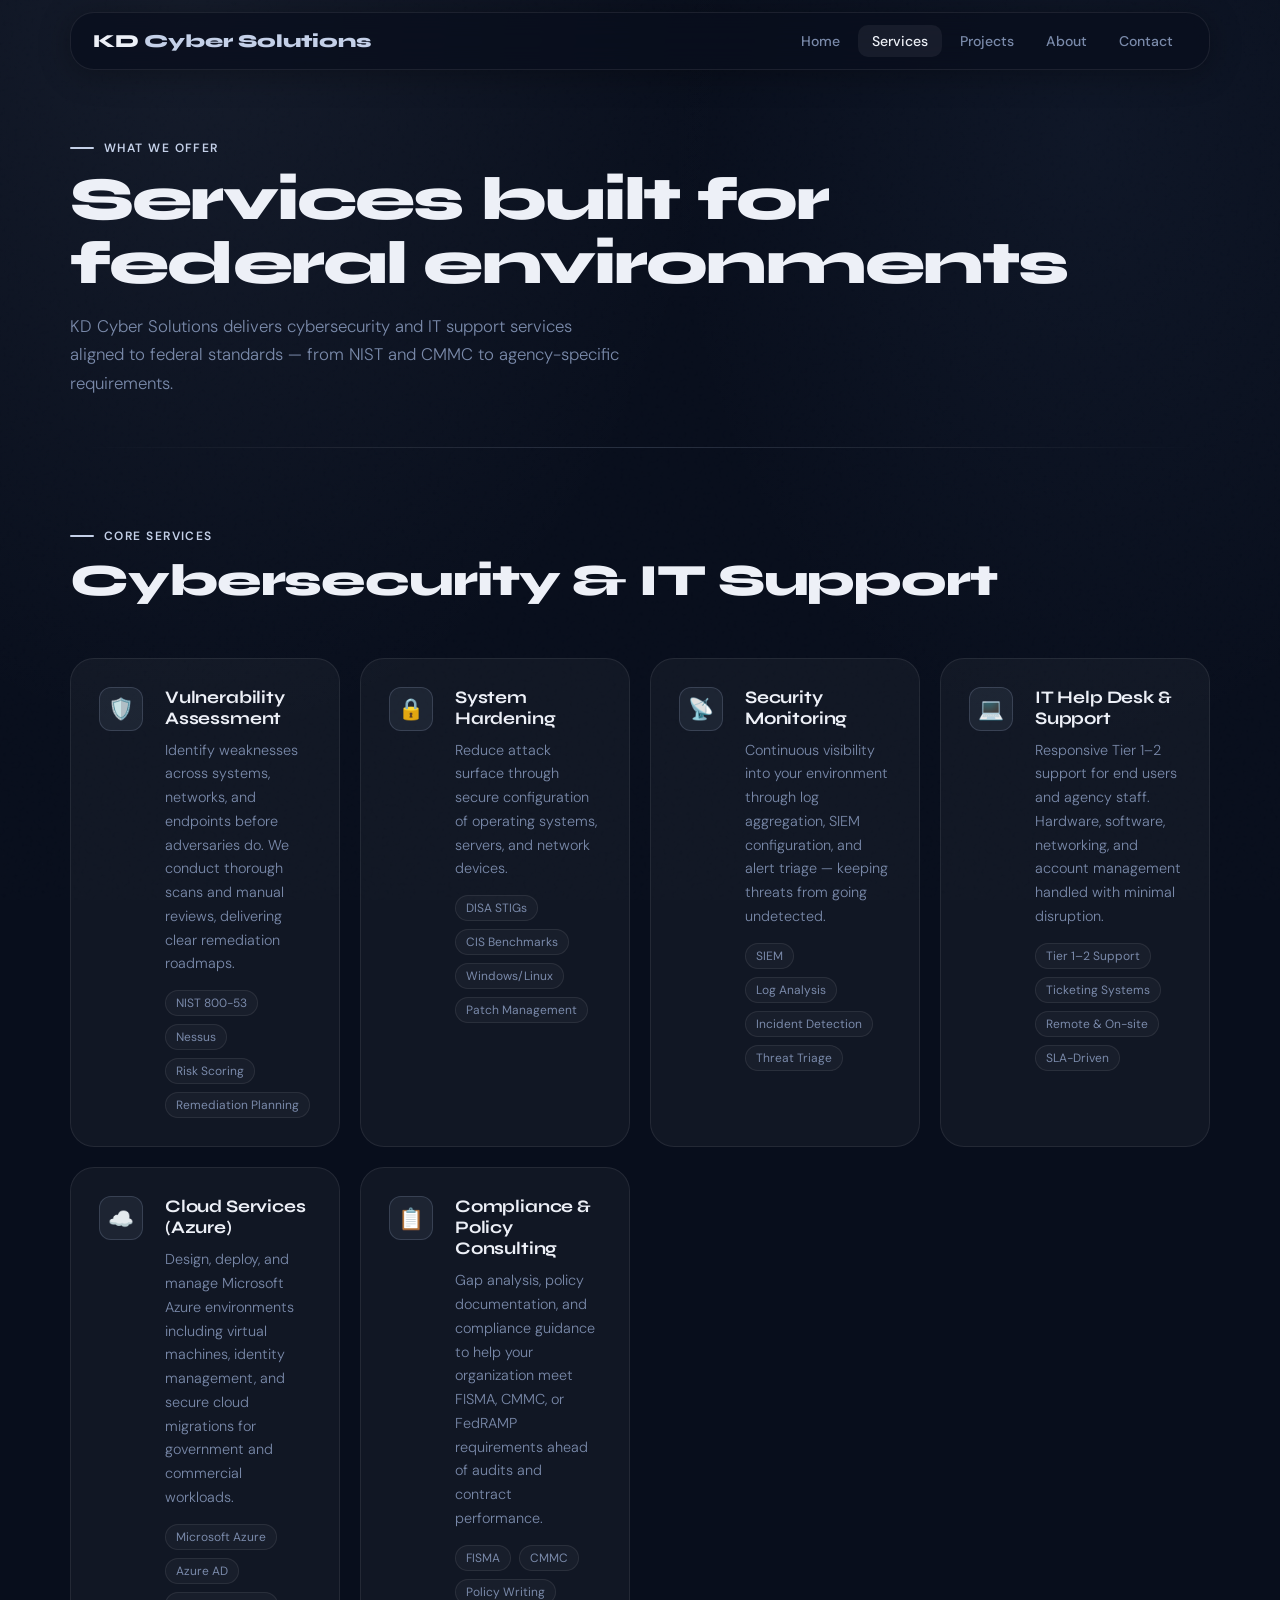
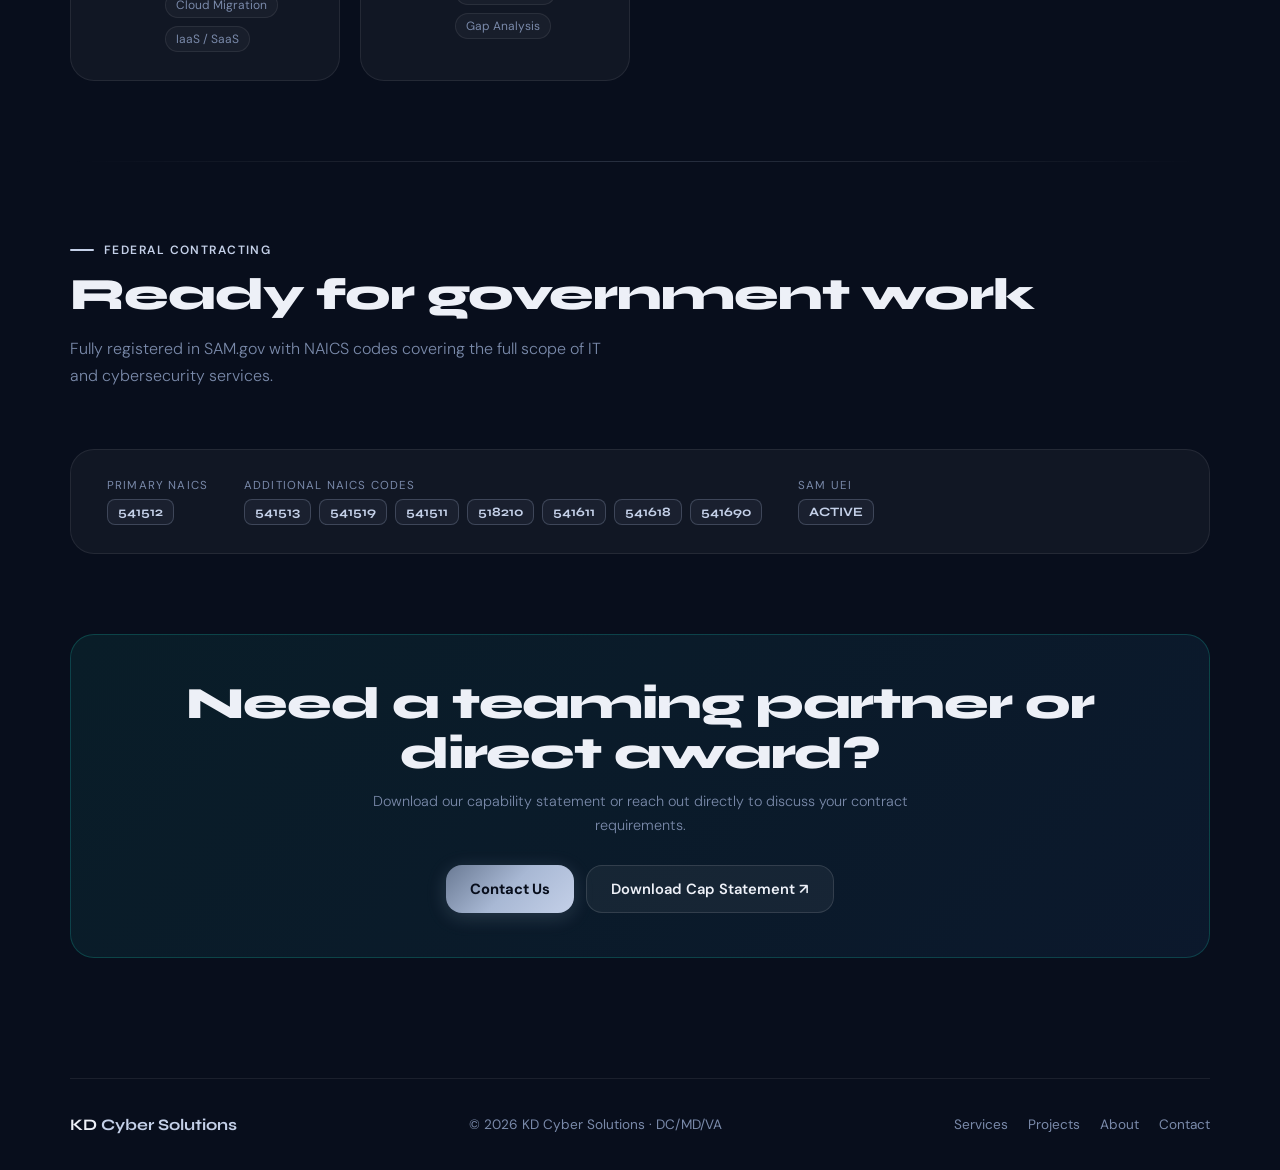
<file: services.html>
<!DOCTYPE html>
<html lang="en">
<head>
  <meta charset="UTF-8" />
  <meta name="viewport" content="width=device-width, initial-scale=1.0"/>
  <title>Services — KD Cyber Solutions</title>
  <meta name="description" content="Federal IT support, cybersecurity, cloud, and compliance services from KD Cyber Solutions.">
  <link rel="stylesheet" href="styles.css">
</head>

<body>
<div class="container">

  <nav class="nav">
    <div class="nav-inner">
      <a class="brand" href="index.html">KD <span>Cyber Solutions</span></a>
      <div class="nav-links">
        <a href="index.html">Home</a>
        <a href="services.html" class="active">Services</a>
        <a href="projects.html">Projects</a>
        <a href="about.html">About</a>
        <a href="contact.html">Contact</a>
      </div>
    </div>
  </nav>

  <!-- Page Hero -->
  <div class="page-hero">
    <div class="section-label">What We Offer</div>
    <h1 style="font-family:'Syne',sans-serif; font-size:clamp(2.2rem,5vw,3.8rem); font-weight:800; letter-spacing:-0.03em; line-height:1.05; margin-bottom:16px;">
      Services built for<br>federal environments
    </h1>
    <p style="color:var(--muted); max-width:560px; line-height:1.7; font-weight:300; font-size:1.05rem;">
      KD Cyber Solutions delivers cybersecurity and IT support services aligned to
      federal standards — from NIST and CMMC to agency-specific requirements.
    </p>
  </div>

  <div class="divider"></div>

  <!-- Core Services -->
  <section class="section">
    <div class="section-header">
      <div class="section-label">Core Services</div>
      <h2 class="section-title">Cybersecurity &amp; IT Support</h2>
    </div>

    <div class="grid grid-2">

      <div class="card service-card">
        <div class="card-icon">🛡️</div>
        <div class="card-body">
          <h3>Vulnerability Assessment</h3>
          <p>Identify weaknesses across systems, networks, and endpoints before adversaries do. We conduct thorough scans and manual reviews, delivering clear remediation roadmaps.</p>
          <div class="tag-list">
            <span class="tag">NIST 800-53</span>
            <span class="tag">Nessus</span>
            <span class="tag">Risk Scoring</span>
            <span class="tag">Remediation Planning</span>
          </div>
        </div>
      </div>

      <div class="card service-card">
        <div class="card-icon">🔒</div>
        <div class="card-body">
          <h3>System Hardening</h3>
          <p>Reduce attack surface through secure configuration of operating systems, servers, and network devices.</p>
          <div class="tag-list">
            <span class="tag">DISA STIGs</span>
            <span class="tag">CIS Benchmarks</span>
            <span class="tag">Windows/Linux</span>
            <span class="tag">Patch Management</span>
          </div>
        </div>
      </div>

      <div class="card service-card">
        <div class="card-icon">📡</div>
        <div class="card-body">
          <h3>Security Monitoring</h3>
          <p>Continuous visibility into your environment through log aggregation, SIEM configuration, and alert triage — keeping threats from going undetected.</p>
          <div class="tag-list">
            <span class="tag">SIEM</span>
            <span class="tag">Log Analysis</span>
            <span class="tag">Incident Detection</span>
            <span class="tag">Threat Triage</span>
          </div>
        </div>
      </div>

      <div class="card service-card">
        <div class="card-icon">💻</div>
        <div class="card-body">
          <h3>IT Help Desk &amp; Support</h3>
          <p>Responsive Tier 1–2 support for end users and agency staff. Hardware, software, networking, and account management handled with minimal disruption.</p>
          <div class="tag-list">
            <span class="tag">Tier 1–2 Support</span>
            <span class="tag">Ticketing Systems</span>
            <span class="tag">Remote &amp; On-site</span>
            <span class="tag">SLA-Driven</span>
          </div>
        </div>
      </div>

      <div class="card service-card">
        <div class="card-icon">☁️</div>
        <div class="card-body">
          <h3>Cloud Services (Azure)</h3>
          <p>Design, deploy, and manage Microsoft Azure environments including virtual machines, identity management, and secure cloud migrations for government and commercial workloads.</p>
          <div class="tag-list">
            <span class="tag">Microsoft Azure</span>
            <span class="tag">Azure AD</span>
            <span class="tag">Cloud Migration</span>
            <span class="tag">IaaS / SaaS</span>
          </div>
        </div>
      </div>

      <div class="card service-card">
        <div class="card-icon">📋</div>
        <div class="card-body">
          <h3>Compliance &amp; Policy Consulting</h3>
          <p>Gap analysis, policy documentation, and compliance guidance to help your organization meet FISMA, CMMC, or FedRAMP requirements ahead of audits and contract performance.</p>
          <div class="tag-list">
            <span class="tag">FISMA</span>
            <span class="tag">CMMC</span>
            <span class="tag">Policy Writing</span>
            <span class="tag">Gap Analysis</span>
          </div>
        </div>
      </div>

    </div>
  </section>

  <div class="divider"></div>

  <!-- NAICS / Contracting Info -->
  <section class="section">
    <div class="section-header">
      <div class="section-label">Federal Contracting</div>
      <h2 class="section-title">Ready for government work</h2>
      <p class="section-desc">
        Fully registered in SAM.gov with NAICS codes covering the full scope of IT and cybersecurity services.
      </p>
    </div>

    <div class="naics-strip">
      <div class="naics-group">
        <div class="naics-label">Primary NAICS</div>
        <div class="naics-codes">
          <span class="naics-code">541512</span>
        </div>
      </div>
      <div class="naics-group">
        <div class="naics-label">Additional NAICS Codes</div>
        <div class="naics-codes">
          <span class="naics-code">541513</span>
          <span class="naics-code">541519</span>
          <span class="naics-code">541511</span>
          <span class="naics-code">518210</span>
          <span class="naics-code">541611</span>
          <span class="naics-code">541618</span>
          <span class="naics-code">541690</span>
        </div>
      </div>
      <div class="naics-group">
        <div class="naics-label">SAM UEI</div>
        <div class="naics-codes">
          <span class="naics-code">ACTIVE</span>
        </div>
      </div>
    </div>
  </section>

  <!-- CTA -->
  <section style="padding: 0 0 80px;">
    <div class="card" style="padding:44px 36px; text-align:center; background: linear-gradient(135deg, rgba(29,228,198,0.07), rgba(61,159,255,0.07)); border-color: rgba(29,228,198,0.2);">
      <h2 class="section-title" style="margin-bottom:12px;">Need a teaming partner or direct award?</h2>
      <p class="section-desc" style="margin: 0 auto 28px;">
        Download our capability statement or reach out directly to discuss your contract requirements.
      </p>
      <div style="display:flex; gap:12px; justify-content:center; flex-wrap:wrap;">
        <a class="btn btn-primary" href="contact.html">Contact Us</a>
        <a class="btn btn-secondary" href="KD_Cyber_Solutions_Capability_Statement01.pdf" target="_blank">Download Cap Statement ↗</a>
      </div>
    </div>
  </section>

  <footer class="footer">
    <script src="https://platform.linkedin.com/badges/js/profile.js" async defer type="text/javascript"></script>
    <div class="footer-brand">KD <span>Cyber Solutions</span></div>
    <div class="footer-copy">© 2026 KD Cyber Solutions · DC/MD/VA</div>
    <div class="footer-links">
      <a href="services.html">Services</a>
      <a href="projects.html">Projects</a>
      <a href="about.html">About</a>
      <a href="contact.html">Contact</a>
    </div>
  </footer>

</div>
</body>
</html>
</file>
<file: styles.css>
@import url('https://fonts.googleapis.com/css2?family=Syne:wght@400;600;700;800&family=DM+Sans:ital,opsz,wght@0,9..40,300;0,9..40,400;0,9..40,500;1,9..40,300&display=swap');

:root {
  --bg:       #080e1c;
  --bg2:      #0c1428;
  --bg3:      #101c36;
  --card:     rgba(255,255,255,0.04);
  --card-h:   rgba(255,255,255,0.07);
  --text:     #edf0f7;
  --muted:    #7a8aaa;
  --accent:   #a8b8d4;
  --accent2:  #c4d0e8;
  --accent3:  #6a7a94;
  --border:   rgba(255,255,255,0.08);
  --border-a: rgba(168,184,212,0.25);
  --shadow:   0 24px 60px rgba(0,0,0,0.5);
  --radius:   16px;
  --radius-lg:24px;
}

*, *::before, *::after { box-sizing: border-box; margin: 0; padding: 0; }
html { scroll-behavior: smooth; font-size: 16px; }

body {
  font-family: 'DM Sans', sans-serif;
  color: var(--text);
  background-color: var(--bg);
  background-image:
    radial-gradient(ellipse 70% 45% at 15% 0%,  rgba(168,184,212,0.08) 0%, transparent 60%),
    radial-gradient(ellipse 60% 40% at 85% 5%,  rgba(100,130,180,0.07) 0%, transparent 55%),
    radial-gradient(ellipse 50% 60% at 50% 100%, rgba(8,14,28,0.8)      0%, transparent 70%);
  min-height: 100vh;
  -webkit-font-smoothing: antialiased;
}

body::before {
  content: '';
  position: fixed; inset: 0;
  background-image: url("data:image/svg+xml,%3Csvg viewBox='0 0 256 256' xmlns='http://www.w3.org/2000/svg'%3E%3Cfilter id='n'%3E%3CfeTurbulence type='fractalNoise' baseFrequency='0.9' numOctaves='4' stitchTiles='stitch'/%3E%3C/filter%3E%3Crect width='100%25' height='100%25' filter='url(%23n)' opacity='0.03'/%3E%3C/svg%3E");
  pointer-events: none; z-index: 0; opacity: 0.5;
}

/* ── Layout ── */
.container { width: min(1140px, 92%); margin: 0 auto; position: relative; z-index: 1; }

/* ── Nav ── */
.nav { position: sticky; top: 0; z-index: 100; padding-top: 12px; transition: all 0.3s; }
.nav.scrolled .nav-inner {
  background: rgba(8,14,28,0.96);
  box-shadow: 0 8px 40px rgba(0,0,0,0.5);
  border-color: rgba(168,184,212,0.12);
}
.nav-inner {
  display: flex; justify-content: space-between; align-items: center; gap: 16px;
  padding: 12px 22px;
  border: 1px solid var(--border);
  background: rgba(8,14,28,0.75);
  backdrop-filter: blur(16px); -webkit-backdrop-filter: blur(16px);
  border-radius: var(--radius-lg);
  box-shadow: 0 4px 32px rgba(0,0,0,0.3);
  transition: all 0.3s;
}
.brand {
  font-family: 'Syne', sans-serif; font-size: 1.15rem; font-weight: 800;
  letter-spacing: -0.01em; color: var(--text); text-decoration: none;
}
.brand span { color: var(--accent2); }
.nav-links { display: flex; gap: 4px; align-items: center; flex-wrap: wrap; }
.nav-links a {
  color: var(--muted); text-decoration: none; font-size: 0.88rem; font-weight: 500;
  padding: 7px 14px; border-radius: 10px; transition: color 0.2s, background 0.2s;
}
.nav-links a:hover, .nav-links a.active { color: var(--text); background: rgba(255,255,255,0.06); }
.nav-cta {
  background: rgba(168,184,212,0.12) !important;
  border: 1px solid rgba(168,184,212,0.3) !important;
  color: var(--accent2) !important;
  font-weight: 600 !important;
  transition: background 0.2s, border-color 0.2s, transform 0.2s !important;
}
.nav-cta:hover {
  background: rgba(168,184,212,0.2) !important;
  border-color: rgba(168,184,212,0.5) !important;
  transform: translateY(-1px);
  color: var(--accent2) !important;
}

/* ── Hero ── */
.hero {
  position: relative; overflow: hidden;
  min-height: 520px; display: flex; align-items: stretch;
  margin-top: 16px; border-radius: var(--radius-lg);
  border: 1px solid rgba(168,184,212,0.1);
}
.hero-accent-bar {
  width: 4px; flex-shrink: 0;
  background: linear-gradient(180deg, var(--accent2) 0%, var(--accent3) 100%);
  border-radius: var(--radius-lg) 0 0 var(--radius-lg); z-index: 5;
}
.hero-bg {
  position: absolute; inset: 0;
  background-image: url('kdcyberpic1.jpg');
  background-size: cover; background-position: center;
  z-index: 0; border-radius: var(--radius-lg);
}
.hero-overlay {
  position: absolute; inset: 0;
  background: linear-gradient(105deg, rgba(8,14,28,0.97) 0%, rgba(8,14,28,0.88) 45%, rgba(8,14,28,0.55) 100%);
  z-index: 1; border-radius: var(--radius-lg);
}
.hero-overlay::after {
  content: ''; position: absolute; top: 0; left: 4px;
  width: 50%; height: 100%;
  background: radial-gradient(ellipse at 20% 50%, rgba(168,184,212,0.06) 0%, transparent 65%);
  pointer-events: none;
}
#particle-canvas {
  position: absolute; inset: 0; z-index: 2;
  pointer-events: none; border-radius: var(--radius-lg);
}
.hero-body {
  position: relative; z-index: 3; flex: 1;
  display: grid; grid-template-columns: 1fr auto;
  gap: 40px; align-items: center;
  padding: 64px 52px 64px 44px;
}

/* Badge */
.badge {
  display: inline-flex; align-items: center; gap: 7px;
  padding: 6px 14px;
  border: 1px solid rgba(168,184,212,0.3);
  background: rgba(168,184,212,0.07);
  color: var(--accent2); border-radius: 999px;
  font-size: 0.75rem; font-weight: 600; letter-spacing: 0.05em;
  margin-bottom: 24px; text-transform: uppercase;
  animation: badgePulse 3.5s ease-in-out infinite;
}
.badge::before {
  content: ''; width: 6px; height: 6px; border-radius: 50%;
  background: var(--accent2); box-shadow: 0 0 6px var(--accent2);
}
@keyframes badgePulse {
  0%,100% { box-shadow: 0 0 0 0 rgba(168,184,212,0); }
  50%      { box-shadow: 0 0 0 6px rgba(168,184,212,0.06); }
}

h1 {
  font-family: 'Syne', sans-serif;
  font-size: clamp(2.4rem, 5vw, 3.8rem); font-weight: 800;
  line-height: 1.08; letter-spacing: -0.03em; color: var(--text); margin-bottom: 20px;
}
.hero-sub {
  color: var(--muted); font-size: 1rem; line-height: 1.7;
  font-weight: 300; max-width: 480px; margin-bottom: 12px;
}
.hero-tagline { color: var(--accent); font-weight: 600; font-size: 0.88rem; margin-bottom: 32px; }
.hero-actions { display: flex; gap: 10px; flex-wrap: wrap; }

/* Hero stats panel */
.hero-stats-panel { display: flex; flex-direction: column; gap: 12px; min-width: 110px; }
.hero-stat {
  background: rgba(255,255,255,0.03); border: 1px solid rgba(168,184,212,0.12);
  border-radius: 12px; padding: 16px 20px; text-align: center;
  transition: border-color 0.3s, background 0.3s;
}
.hero-stat:hover { border-color: rgba(168,184,212,0.35); background: rgba(168,184,212,0.05); }
.hero-stat-number {
  font-family: 'Syne', sans-serif; font-size: 1.6rem; font-weight: 800;
  color: var(--accent2); display: block; line-height: 1; margin-bottom: 4px;
}
.hero-stat-label { font-size: 0.7rem; color: var(--muted); text-transform: uppercase; letter-spacing: 0.06em; }

/* ── Buttons ── */
.btn {
  display: inline-flex; align-items: center; gap: 8px;
  padding: 13px 24px; border-radius: var(--radius);
  font-weight: 600; font-size: 0.92rem; text-decoration: none;
  transition: transform 0.18s, box-shadow 0.18s;
  cursor: pointer; border: none; font-family: inherit;
  position: relative; overflow: hidden;
}
.btn:hover { transform: translateY(-2px); }
.btn-primary {
  background: linear-gradient(135deg, var(--accent3) 0%, var(--accent) 50%, var(--accent2) 100%);
  color: #080e1c; font-weight: 700;
  box-shadow: 0 4px 20px rgba(168,184,212,0.2);
}
.btn-primary:hover { box-shadow: 0 8px 28px rgba(168,184,212,0.35); }
.btn-primary::after {
  content: ''; position: absolute; top: 0; left: -100%;
  width: 60%; height: 100%;
  background: linear-gradient(90deg, transparent, rgba(255,255,255,0.25), transparent);
  transform: skewX(-20deg); animation: btnShimmer 3.5s ease-in-out infinite;
}
@keyframes btnShimmer { 0%{left:-100%} 50%,100%{left:160%} }
.btn-secondary {
  border: 1px solid rgba(255,255,255,0.12);
  background: rgba(255,255,255,0.05); color: var(--text);
}
.btn-secondary:hover { background: rgba(255,255,255,0.09); border-color: rgba(168,184,212,0.3); }

/* ── Scroll reveal ── */
.reveal { opacity: 0; transform: translateY(28px); transition: opacity 0.65s ease, transform 0.65s ease; }
.reveal.visible { opacity: 1; transform: translateY(0); }
.reveal-delay-1 { transition-delay: 0.1s; }
.reveal-delay-2 { transition-delay: 0.2s; }
.reveal-delay-3 { transition-delay: 0.3s; }
.reveal-delay-4 { transition-delay: 0.4s; }

/* ── Stats Bar (inner pages) ── */
.stats-bar {
  display: flex; justify-content: center; flex-wrap: wrap;
  margin: 60px 0; border: 1px solid var(--border);
  border-radius: var(--radius-lg); background: var(--card); overflow: hidden;
}
.stat { flex: 1; min-width: 160px; padding: 28px 20px; text-align: center; border-right: 1px solid var(--border); }
.stat:last-child { border-right: none; }
.stat-number { font-family: 'Syne', sans-serif; font-size: 2rem; font-weight: 800; color: var(--accent2); line-height: 1; display: block; margin-bottom: 6px; }
.stat-label { font-size: 0.8rem; color: var(--muted); text-transform: uppercase; letter-spacing: 0.06em; }

/* ── Sections ── */
.section { padding: 80px 0; }
.section-label {
  font-size: 0.75rem; text-transform: uppercase; letter-spacing: 0.12em;
  color: var(--accent2); font-weight: 600; margin-bottom: 12px;
  display: flex; align-items: center; gap: 10px;
}
.section-label::before {
  content: ''; display: inline-block; width: 24px; height: 2px;
  background: var(--accent2); border-radius: 2px; flex-shrink: 0;
}
.section-title {
  font-family: 'Syne', sans-serif; font-size: clamp(1.8rem, 4vw, 2.8rem);
  font-weight: 800; letter-spacing: -0.025em; line-height: 1.1; margin-bottom: 16px;
}
.section-desc { color: var(--muted); font-size: 1rem; line-height: 1.7; max-width: 560px; font-weight: 300; }
.section-header { margin-bottom: 52px; }
.section-header.center { text-align: center; }
.section-header.center .section-desc { margin: 0 auto; }
.section-header.center .section-label { justify-content: center; }

/* ── Grid ── */
.grid { display: grid; gap: 20px; }
.grid-2 { grid-template-columns: repeat(auto-fit, minmax(260px, 1fr)); }
.grid-3 { grid-template-columns: repeat(3, 1fr); }
.grid-4 { grid-template-columns: repeat(auto-fit, minmax(200px, 1fr)); }

/* ── Cards ── */
.card {
  background: var(--card); border: 1px solid var(--border);
  border-radius: var(--radius-lg); padding: 28px;
  transition: background 0.2s, border-color 0.2s, transform 0.2s;
  position: relative; overflow: hidden;
}
.card:hover { background: var(--card-h); border-color: var(--border-a); transform: translateY(-3px); }
.card::after {
  content: ''; position: absolute; inset: 0; border-radius: inherit; opacity: 0;
  transition: opacity 0.3s;
  background: radial-gradient(circle at var(--mx,50%) var(--my,50%), rgba(168,184,212,0.07) 0%, transparent 65%);
  pointer-events: none;
}
.card:hover::after { opacity: 1; }
.card-icon {
  width: 44px; height: 44px; border-radius: 12px;
  background: rgba(168,184,212,0.08); border: 1px solid rgba(168,184,212,0.2);
  display: flex; align-items: center; justify-content: center;
  font-size: 1.3rem; margin-bottom: 18px;
  animation: floatIcon 4s ease-in-out infinite;
}
.card:nth-child(2) .card-icon { animation-delay: 0.5s; }
.card:nth-child(3) .card-icon { animation-delay: 1s; }
.card:nth-child(4) .card-icon { animation-delay: 1.5s; }
@keyframes floatIcon { 0%,100%{transform:translateY(0)} 50%{transform:translateY(-4px)} }
.card h3 { font-family: 'Syne', sans-serif; font-size: 1.1rem; font-weight: 700; margin-bottom: 10px; letter-spacing: -0.01em; }
.card p { color: var(--muted); font-size: 0.9rem; line-height: 1.65; font-weight: 300; }

/* ── Service card ── */
.service-card { display: flex; gap: 22px; align-items: flex-start; }
.service-card .card-icon { flex-shrink: 0; margin-bottom: 0; }
.service-card .card-body { flex: 1; }
.tag-list { display: flex; flex-wrap: wrap; gap: 8px; margin-top: 14px; }
.tag { font-size: 0.75rem; padding: 4px 10px; border-radius: 999px; border: 1px solid var(--border); color: var(--muted); background: rgba(255,255,255,0.03); }

/* ── About page ── */
.about-hero { display: grid; grid-template-columns: 1fr 1fr; gap: 60px; align-items: center; padding: 80px 0; animation: fadeUp 0.7s ease both; }
.about-visual { position: relative; display: flex; align-items: center; justify-content: center; }
.about-avatar { width: 220px; height: 220px; border-radius: 50%; background: linear-gradient(135deg, rgba(168,184,212,0.12), rgba(100,130,180,0.12)); border: 2px solid var(--border-a); display: flex; align-items: center; justify-content: center; font-size: 5rem; position: relative; }
.about-avatar::after { content: ''; position: absolute; inset: -12px; border-radius: 50%; border: 1px dashed rgba(168,184,212,0.2); animation: spin 20s linear infinite; }
@keyframes spin { to { transform: rotate(360deg); } }
.cert-chips { display: flex; flex-wrap: wrap; gap: 8px; margin-top: 20px; }
.cert-chip { font-size: 0.75rem; padding: 5px 12px; border-radius: 999px; border: 1px solid var(--border-a); color: var(--accent2); background: rgba(168,184,212,0.06); font-weight: 500; }

/* ── Contact page ── */
.contact-grid { display: grid; grid-template-columns: 1fr 1fr; gap: 40px; padding: 80px 0; animation: fadeUp 0.7s ease both; }
.contact-info h2 { font-family: 'Syne', sans-serif; font-size: clamp(1.8rem, 4vw, 2.6rem); font-weight: 800; letter-spacing: -0.025em; line-height: 1.1; margin-bottom: 18px; }
.contact-info p { color: var(--muted); line-height: 1.7; font-weight: 300; margin-bottom: 36px; }
.contact-item { display: flex; align-items: center; gap: 14px; margin-bottom: 18px; }
.contact-item-icon { width: 40px; height: 40px; border-radius: 10px; background: rgba(168,184,212,0.07); border: 1px solid var(--border-a); display: flex; align-items: center; justify-content: center; font-size: 1rem; flex-shrink: 0; }
.contact-item-label { font-size: 0.75rem; color: var(--muted); text-transform: uppercase; letter-spacing: 0.08em; margin-bottom: 2px; }
.contact-item-value { font-size: 0.95rem; color: var(--text); font-weight: 500; }
.contact-item-value a { color: var(--accent2); text-decoration: none; }
.contact-form { background: var(--card); border: 1px solid var(--border); border-radius: var(--radius-lg); padding: 36px; }
.form-group { margin-bottom: 20px; }
.form-group label { display: block; font-size: 0.82rem; color: var(--muted); margin-bottom: 8px; font-weight: 500; letter-spacing: 0.02em; }
.form-group input, .form-group textarea, .form-group select { width: 100%; padding: 12px 16px; background: rgba(255,255,255,0.04); border: 1px solid var(--border); border-radius: var(--radius); color: var(--text); font-family: inherit; font-size: 0.92rem; transition: border-color 0.2s, background 0.2s; outline: none; }
.form-group input:focus, .form-group textarea:focus, .form-group select:focus { border-color: var(--border-a); background: rgba(168,184,212,0.04); }
.form-group textarea { resize: vertical; min-height: 120px; }
.form-group select option { background: var(--bg2); }

/* ── Divider ── */
.divider { height: 1px; background: linear-gradient(90deg, transparent, var(--border), rgba(168,184,212,0.2), var(--border), transparent); }

/* ── CTA card ── */
.cta-card { position: relative; overflow: hidden; }
.cta-card::before { content: ''; position: absolute; top: -50%; left: -50%; width: 200%; height: 200%; background: conic-gradient(from 0deg, transparent 0deg, rgba(168,184,212,0.04) 60deg, transparent 120deg); animation: rotateCTA 12s linear infinite; pointer-events: none; }
@keyframes rotateCTA { to { transform: rotate(360deg); } }

/* ── Footer ── */
.footer { border-top: 1px solid var(--border); margin-top: 40px; padding: 36px 0; display: flex; justify-content: space-between; align-items: center; flex-wrap: wrap; gap: 16px; }
.footer-brand { font-family: 'Syne', sans-serif; font-weight: 700; font-size: 1rem; color: var(--text); }
.footer-brand span { color: var(--accent2); }
.footer-copy { color: var(--muted); font-size: 0.85rem; }
.footer-links { display: flex; gap: 20px; }
.footer-links a { color: var(--muted); text-decoration: none; font-size: 0.85rem; transition: color 0.2s; position: relative; }
.footer-links a::after { content: ''; position: absolute; bottom: -2px; left: 0; width: 0; height: 1px; background: var(--accent2); transition: width 0.3s; }
.footer-links a:hover { color: var(--text); }
.footer-links a:hover::after { width: 100%; }

/* ── Page hero (inner pages) ── */
.page-hero { padding: 70px 0 50px; animation: fadeUp 0.7s ease both; }
@keyframes fadeUp { from{opacity:0;transform:translateY(24px)} to{opacity:1;transform:translateY(0)} }

/* ── NAICS strip ── */
.naics-strip { background: var(--card); border: 1px solid var(--border); border-radius: var(--radius-lg); padding: 28px 36px; display: flex; gap: 36px; flex-wrap: wrap; align-items: center; margin: 60px 0 0; }
.naics-label { font-size: 0.72rem; text-transform: uppercase; letter-spacing: 0.1em; color: var(--muted); margin-bottom: 6px; }
.naics-codes { display: flex; flex-wrap: wrap; gap: 8px; }
.naics-code { font-size: 0.8rem; font-family: 'Syne', sans-serif; font-weight: 700; padding: 4px 10px; border-radius: 8px; border: 1px solid var(--border-a); color: var(--accent2); background: rgba(168,184,212,0.06); }

/* ── Responsive ── */
@media (max-width: 768px) {
  .hero-body { grid-template-columns: 1fr; padding: 48px 28px; }
  .hero-stats-panel { flex-direction: row; flex-wrap: wrap; }
  .hero-stat { flex: 1; min-width: 80px; }
  .grid-3 { grid-template-columns: 1fr; }
  .about-hero { grid-template-columns: 1fr; }
  .contact-grid { grid-template-columns: 1fr; }
}
@media (max-width: 560px) {
  .nav-links a:not(.nav-cta):not(.active) { display: none; }
  .stats-bar { flex-direction: column; }
  .stat { border-right: none; border-bottom: 1px solid var(--border); }
  .stat:last-child { border-bottom: none; }
}
</file>
